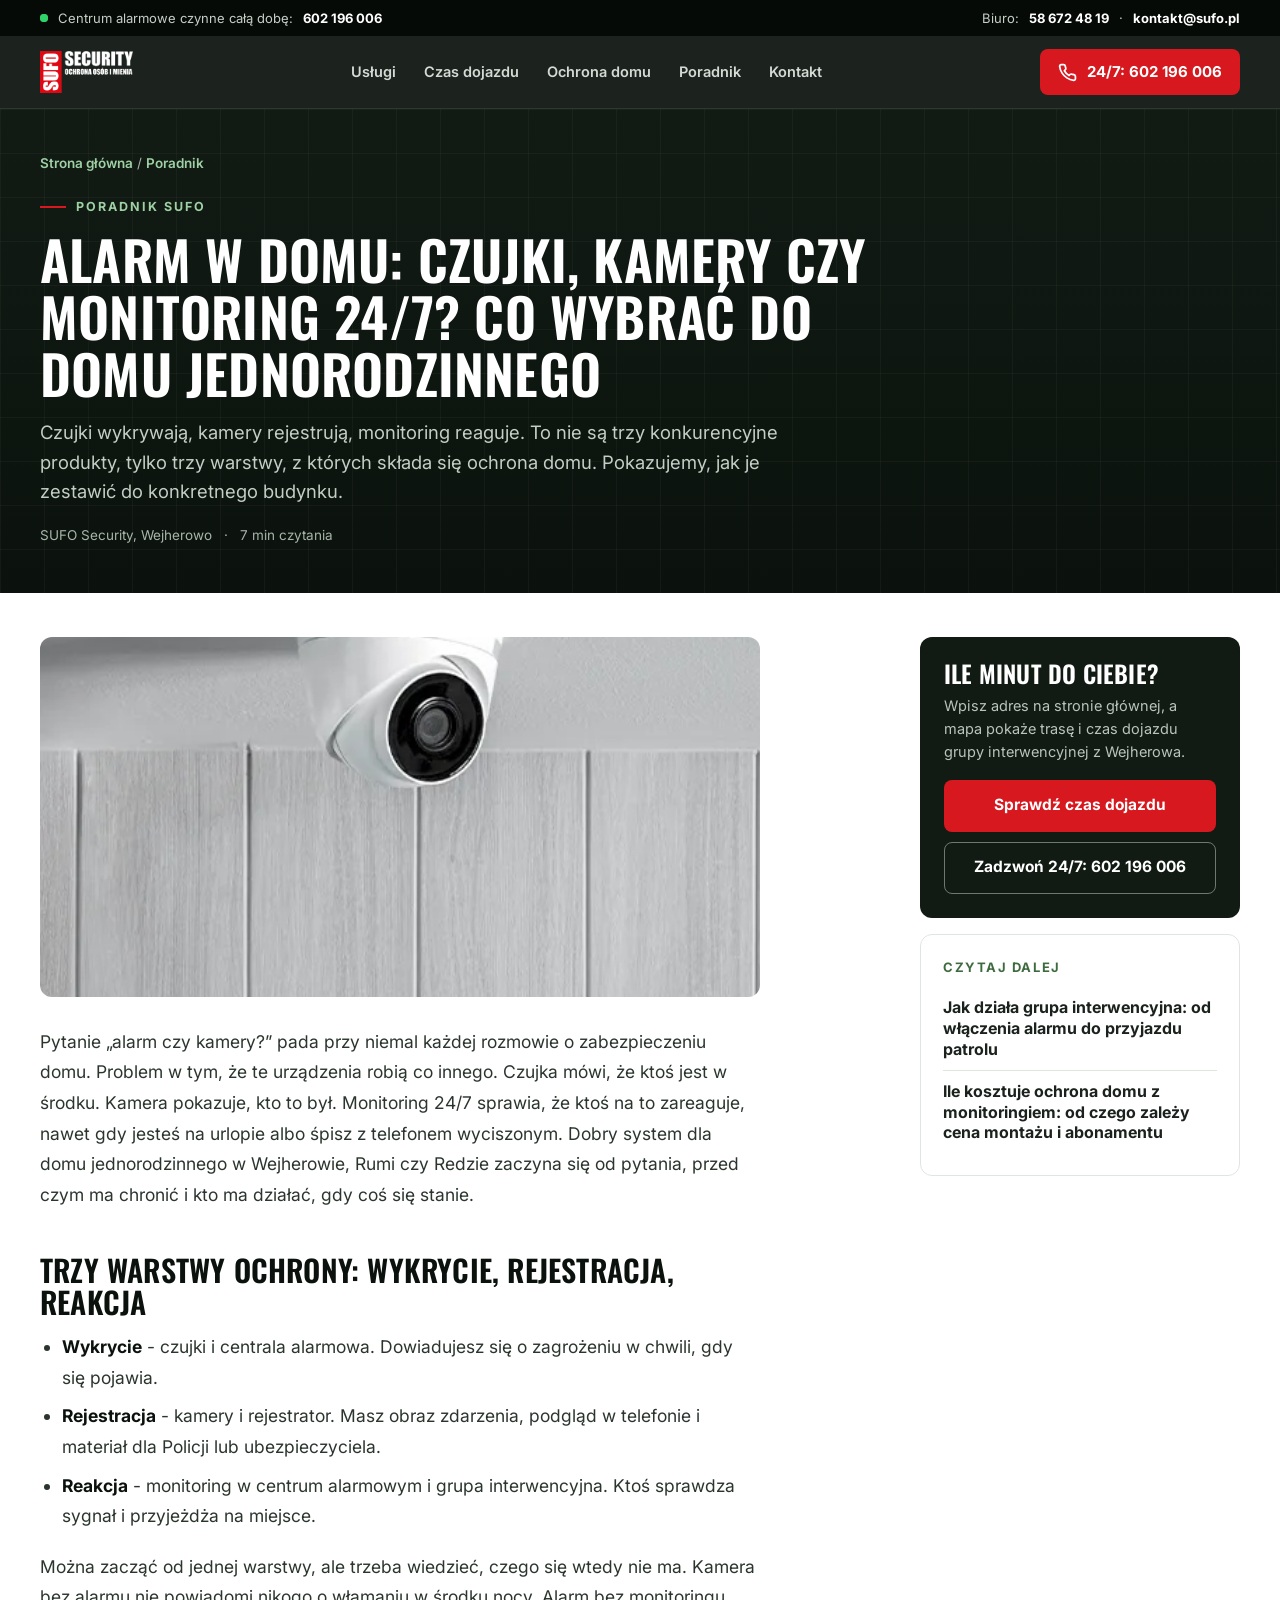
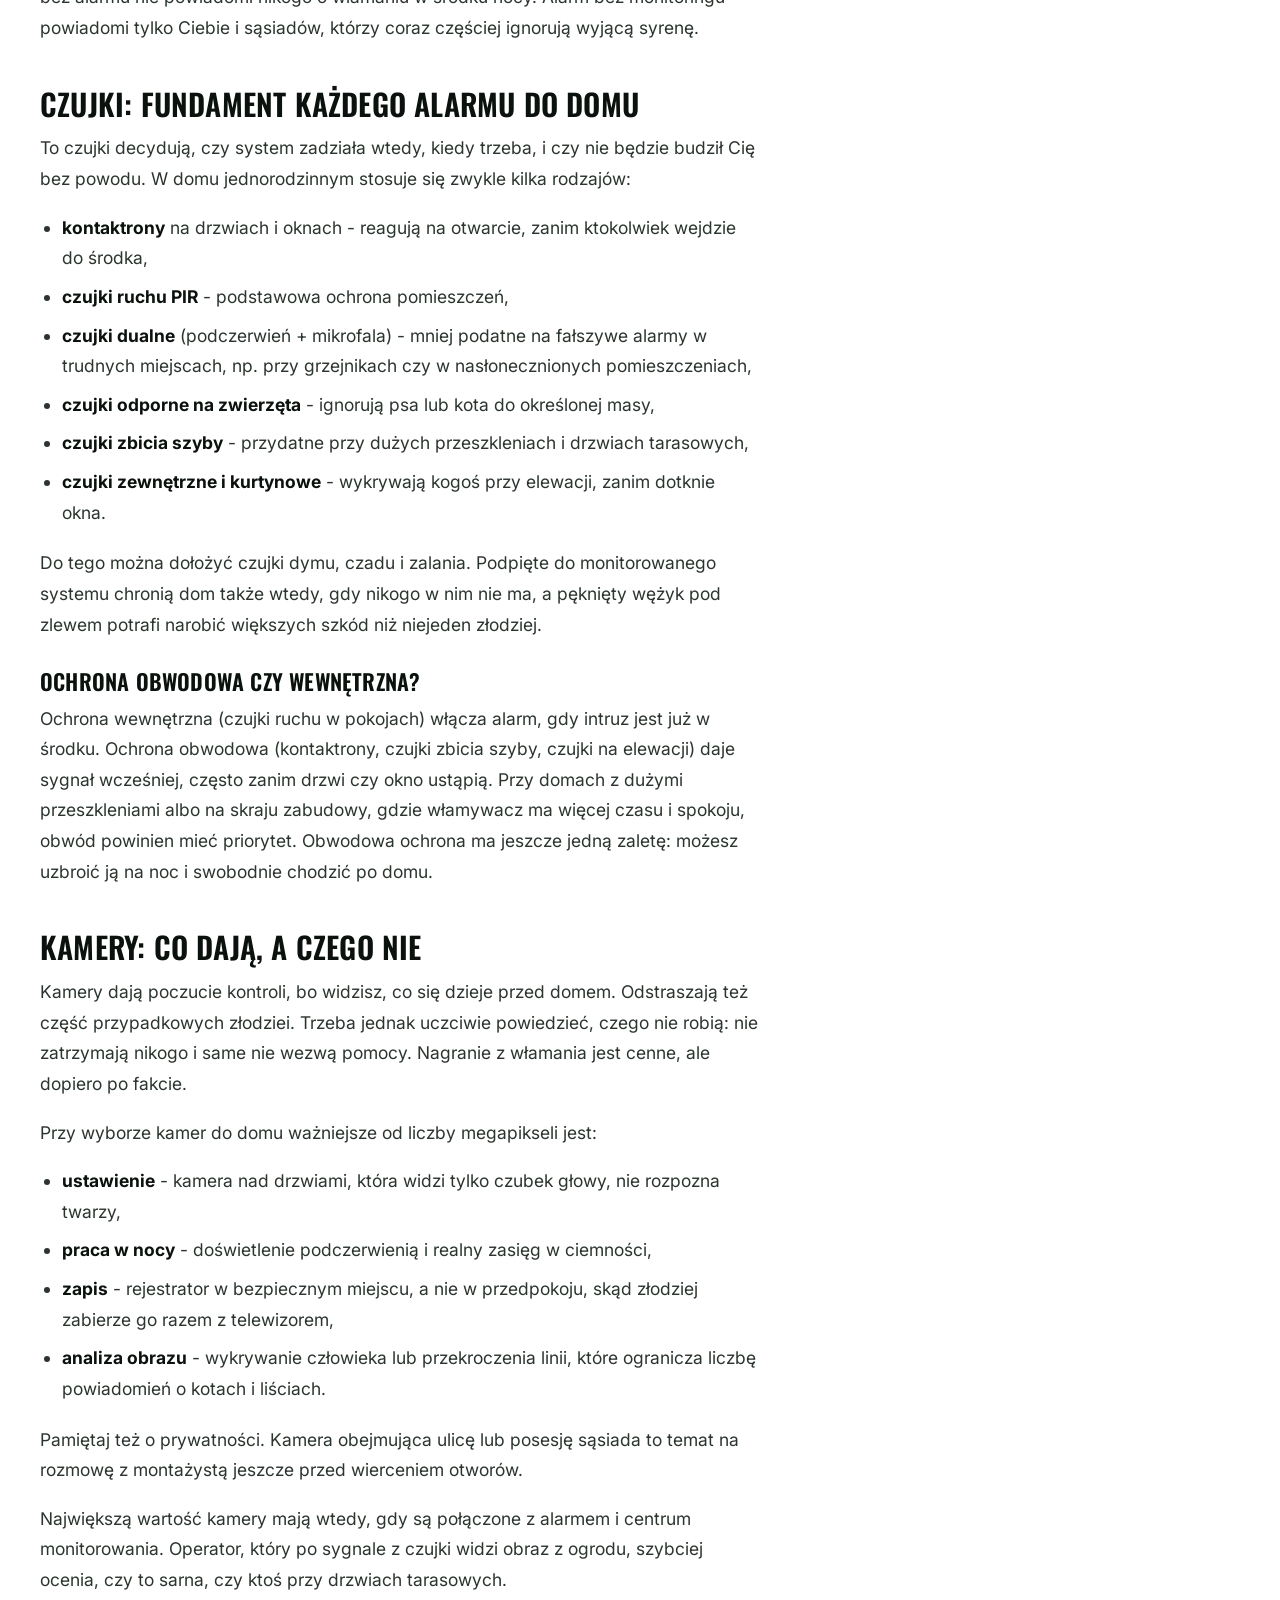
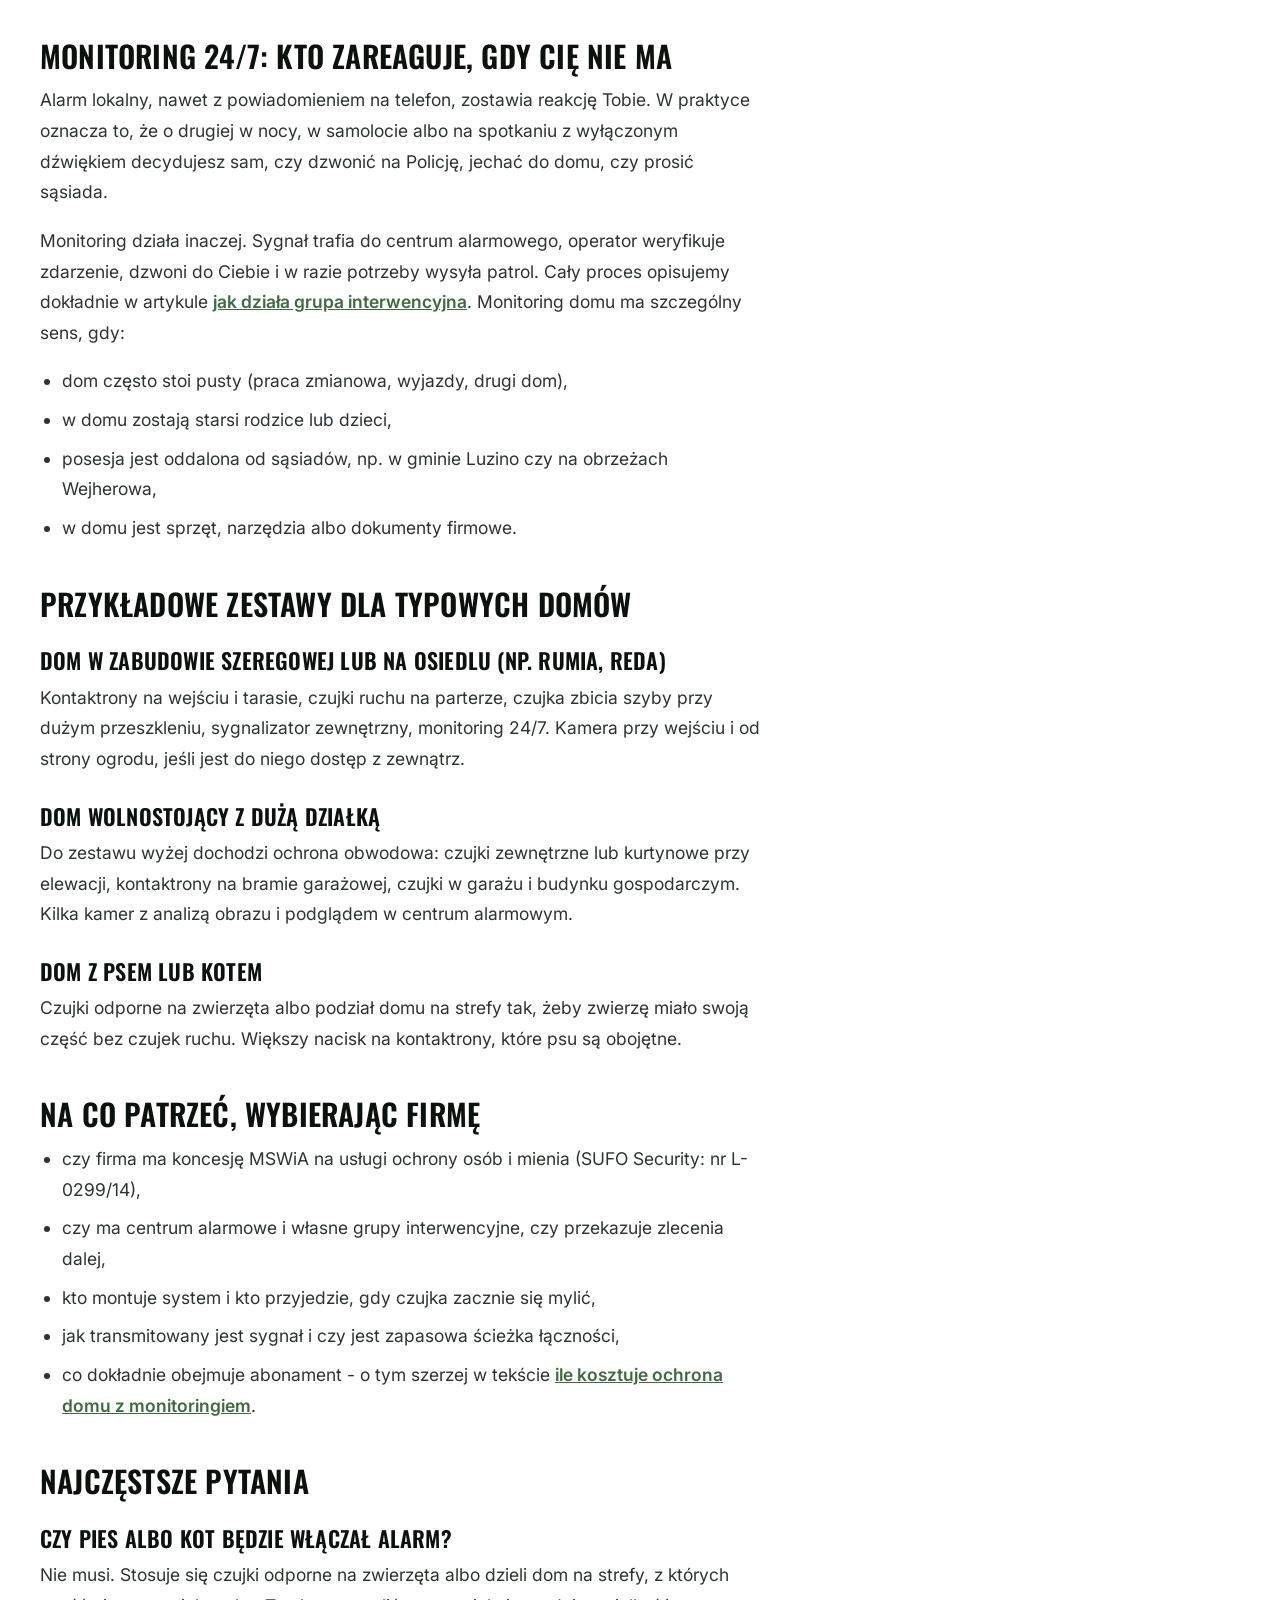
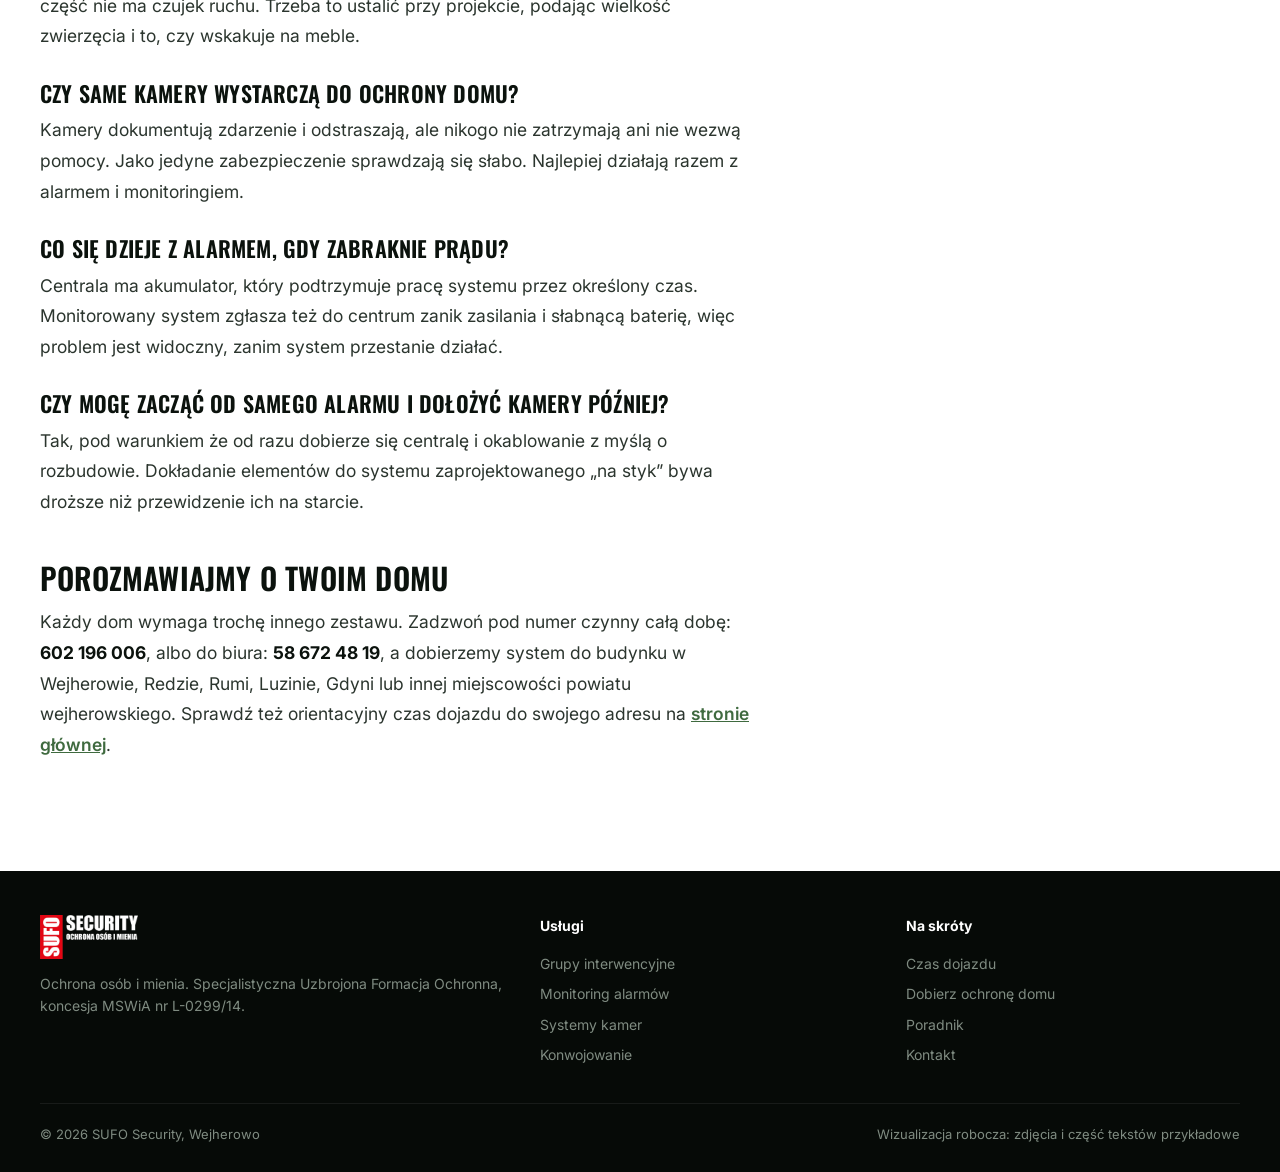
<file: blog/alarm-do-domu-co-wybrac.html>
<!doctype html>
<html lang="pl">
<head>
<meta charset="utf-8">
<meta name="viewport" content="width=device-width, initial-scale=1, viewport-fit=cover">
<meta name="robots" content="noindex, nofollow">
<title>Alarm do domu w Rumi i Redzie - co wybrać | SUFO</title>
<meta name="description" content="Czujki, kamery czy monitoring 24/7? Jak dobrać alarm do domu jednorodzinnego w Wejherowie, Rumi i Redzie, żeby naprawdę chronił, a nie tylko hałasował.">
<meta name="theme-color" content="#0b120d">
<link rel="preconnect" href="https://fonts.googleapis.com">
<link rel="preconnect" href="https://fonts.gstatic.com" crossorigin>
<link href="https://fonts.googleapis.com/css2?family=Oswald:wght@500;600;700&family=Inter:wght@400;500;600;700&display=swap" rel="stylesheet">
<link rel="stylesheet" href="../style.css?v=11">
<link rel="icon" href="../img/logo.webp">
<script type="application/ld+json">{"@context": "https://schema.org", "@type": "Article", "headline": "Alarm w domu: czujki, kamery czy monitoring 24/7? Co wybrać do domu jednorodzinnego", "description": "Czujki, kamery czy monitoring 24/7? Jak dobrać alarm do domu jednorodzinnego w Wejherowie, Rumi i Redzie, żeby naprawdę chronił, a nie tylko hałasował.", "author": {"@type": "Organization", "name": "SUFO Security"}, "publisher": {"@type": "Organization", "name": "SUFO Security"}}</script>
</head>
<body>

<div class="alarm"><div class="wrap">
  <span><span class="puls"></span>Centrum alarmowe czynne całą dobę: <a href="tel:+48602196006">602 196 006</a></span>
  <span>Biuro: <a href="tel:+48586724819">58 672 48 19</a> · <a href="mailto:kontakt@sufo.pl">kontakt@sufo.pl</a></span>
</div></div>
<header class="gora">
  <div class="wrap">
    <a class="logo" href="../" aria-label="SUFO Security - strona główna"><img src="../img/logo-jasne.webp" alt="SUFO Security - ochrona osób i mienia"></a>
    <nav class="menu" aria-label="Menu główne">
      <a href="../#uslugi">Usługi</a>
      <a href="../#dojazd">Czas dojazdu</a>
      <a href="../#konfigurator">Ochrona domu</a>
      <a href="../#blog">Poradnik</a>
      <a href="../#kontakt">Kontakt</a>
    </nav>
    <div class="gora-akcje">
      <a class="btn btn-czer" href="tel:+48602196006"><svg viewBox="0 0 24 24" fill="none" stroke="currentColor" stroke-width="2.2" stroke-linecap="round" stroke-linejoin="round"><path d="M22 16.9v3a2 2 0 0 1-2.2 2 19.8 19.8 0 0 1-8.6-3.1 19.5 19.5 0 0 1-6-6A19.8 19.8 0 0 1 2.1 4.2 2 2 0 0 1 4.1 2h3a2 2 0 0 1 2 1.7c.1.9.4 1.8.7 2.7a2 2 0 0 1-.5 2.1L8 9.8a16 16 0 0 0 6 6l1.3-1.3a2 2 0 0 1 2.1-.4c.9.3 1.8.6 2.7.7a2 2 0 0 1 1.7 2z"/></svg>24/7: 602 196 006</a>
      <a class="tel-ikona" href="tel:+48602196006" aria-label="Zadzwoń do centrum alarmowego"><svg viewBox="0 0 24 24" fill="none" stroke="currentColor" stroke-width="2.2" stroke-linecap="round" stroke-linejoin="round"><path d="M22 16.9v3a2 2 0 0 1-2.2 2 19.8 19.8 0 0 1-8.6-3.1 19.5 19.5 0 0 1-6-6A19.8 19.8 0 0 1 2.1 4.2 2 2 0 0 1 4.1 2h3a2 2 0 0 1 2 1.7c.1.9.4 1.8.7 2.7a2 2 0 0 1-.5 2.1L8 9.8a16 16 0 0 0 6 6l1.3-1.3a2 2 0 0 1 2.1-.4c.9.3 1.8.6 2.7.7a2 2 0 0 1 1.7 2z"/></svg></a>
      <button class="ham" type="button" aria-label="Menu" aria-expanded="false" aria-controls="panel"><span></span></button>
    </div>
  </div>
</header>
<div class="panel" id="panel">
  <a class="poz" href="../#uslugi">Usługi</a>
  <a class="poz" href="../#dojazd">Sprawdź czas dojazdu</a>
  <a class="poz" href="../#konfigurator">Dobierz ochronę domu</a>
  <a class="poz" href="../#blog">Poradnik</a>
  <a class="poz" href="../#kontakt">Kontakt</a>
  <a class="btn btn-czer" href="tel:+48602196006">Centrum alarmowe 24/7: 602 196 006</a>
</div>

<main>
  <div class="art-tlo"><div class="wrap">
    <nav class="okruszki" aria-label="Okruszki"><a href="../">Strona główna</a> / <a href="../#blog">Poradnik</a></nav>
    <span class="etykieta">Poradnik SUFO</span>
    <h1>Alarm w domu: czujki, kamery czy monitoring 24/7? Co wybrać do domu jednorodzinnego</h1>
    <p class="lead2">Czujki wykrywają, kamery rejestrują, monitoring reaguje. To nie są trzy konkurencyjne produkty, tylko trzy warstwy, z których składa się ochrona domu. Pokazujemy, jak je zestawić do konkretnego budynku.</p>
    <div class="meta"><span>SUFO Security, Wejherowo</span><span>·</span><span>7 min czytania</span></div>
  </div></div>
  <div class="wrap art-uklad">
    <article class="art">
      <div class="okladka"><img src="../img/kamera-sufit.webp" alt="" width="555" height="376"></div>
      <div class="tresc"><p>Pytanie „alarm czy kamery?” pada przy niemal każdej rozmowie o zabezpieczeniu domu. Problem w tym, że te urządzenia robią co innego. Czujka mówi, że ktoś jest w środku. Kamera pokazuje, kto to był. Monitoring 24/7 sprawia, że ktoś na to zareaguje, nawet gdy jesteś na urlopie albo śpisz z telefonem wyciszonym. Dobry system dla domu jednorodzinnego w Wejherowie, Rumi czy Redzie zaczyna się od pytania, przed czym ma chronić i kto ma działać, gdy coś się stanie.</p>

<h2>Trzy warstwy ochrony: wykrycie, rejestracja, reakcja</h2>
<ul>
<li><strong>Wykrycie</strong> - czujki i centrala alarmowa. Dowiadujesz się o zagrożeniu w chwili, gdy się pojawia.</li>
<li><strong>Rejestracja</strong> - kamery i rejestrator. Masz obraz zdarzenia, podgląd w telefonie i materiał dla Policji lub ubezpieczyciela.</li>
<li><strong>Reakcja</strong> - monitoring w centrum alarmowym i grupa interwencyjna. Ktoś sprawdza sygnał i przyjeżdża na miejsce.</li>
</ul>
<p>Można zacząć od jednej warstwy, ale trzeba wiedzieć, czego się wtedy nie ma. Kamera bez alarmu nie powiadomi nikogo o włamaniu w środku nocy. Alarm bez monitoringu powiadomi tylko Ciebie i sąsiadów, którzy coraz częściej ignorują wyjącą syrenę.</p>

<h2>Czujki: fundament każdego alarmu do domu</h2>
<p>To czujki decydują, czy system zadziała wtedy, kiedy trzeba, i czy nie będzie budził Cię bez powodu. W domu jednorodzinnym stosuje się zwykle kilka rodzajów:</p>
<ul>
<li><strong>kontaktrony</strong> na drzwiach i oknach - reagują na otwarcie, zanim ktokolwiek wejdzie do środka,</li>
<li><strong>czujki ruchu PIR</strong> - podstawowa ochrona pomieszczeń,</li>
<li><strong>czujki dualne</strong> (podczerwień + mikrofala) - mniej podatne na fałszywe alarmy w trudnych miejscach, np. przy grzejnikach czy w nasłonecznionych pomieszczeniach,</li>
<li><strong>czujki odporne na zwierzęta</strong> - ignorują psa lub kota do określonej masy,</li>
<li><strong>czujki zbicia szyby</strong> - przydatne przy dużych przeszkleniach i drzwiach tarasowych,</li>
<li><strong>czujki zewnętrzne i kurtynowe</strong> - wykrywają kogoś przy elewacji, zanim dotknie okna.</li>
</ul>
<p>Do tego można dołożyć czujki dymu, czadu i zalania. Podpięte do monitorowanego systemu chronią dom także wtedy, gdy nikogo w nim nie ma, a pęknięty wężyk pod zlewem potrafi narobić większych szkód niż niejeden złodziej.</p>

<h3>Ochrona obwodowa czy wewnętrzna?</h3>
<p>Ochrona wewnętrzna (czujki ruchu w pokojach) włącza alarm, gdy intruz jest już w środku. Ochrona obwodowa (kontaktrony, czujki zbicia szyby, czujki na elewacji) daje sygnał wcześniej, często zanim drzwi czy okno ustąpią. Przy domach z dużymi przeszkleniami albo na skraju zabudowy, gdzie włamywacz ma więcej czasu i spokoju, obwód powinien mieć priorytet. Obwodowa ochrona ma jeszcze jedną zaletę: możesz uzbroić ją na noc i swobodnie chodzić po domu.</p>

<h2>Kamery: co dają, a czego nie</h2>
<p>Kamery dają poczucie kontroli, bo widzisz, co się dzieje przed domem. Odstraszają też część przypadkowych złodziei. Trzeba jednak uczciwie powiedzieć, czego nie robią: nie zatrzymają nikogo i same nie wezwą pomocy. Nagranie z włamania jest cenne, ale dopiero po fakcie.</p>
<p>Przy wyborze kamer do domu ważniejsze od liczby megapikseli jest:</p>
<ul>
<li><strong>ustawienie</strong> - kamera nad drzwiami, która widzi tylko czubek głowy, nie rozpozna twarzy,</li>
<li><strong>praca w nocy</strong> - doświetlenie podczerwienią i realny zasięg w ciemności,</li>
<li><strong>zapis</strong> - rejestrator w bezpiecznym miejscu, a nie w przedpokoju, skąd złodziej zabierze go razem z telewizorem,</li>
<li><strong>analiza obrazu</strong> - wykrywanie człowieka lub przekroczenia linii, które ogranicza liczbę powiadomień o kotach i liściach.</li>
</ul>
<p>Pamiętaj też o prywatności. Kamera obejmująca ulicę lub posesję sąsiada to temat na rozmowę z montażystą jeszcze przed wierceniem otworów.</p>
<p>Największą wartość kamery mają wtedy, gdy są połączone z alarmem i centrum monitorowania. Operator, który po sygnale z czujki widzi obraz z ogrodu, szybciej ocenia, czy to sarna, czy ktoś przy drzwiach tarasowych.</p>

<h2>Monitoring 24/7: kto zareaguje, gdy Cię nie ma</h2>
<p>Alarm lokalny, nawet z powiadomieniem na telefon, zostawia reakcję Tobie. W praktyce oznacza to, że o drugiej w nocy, w samolocie albo na spotkaniu z wyłączonym dźwiękiem decydujesz sam, czy dzwonić na Policję, jechać do domu, czy prosić sąsiada.</p>
<p>Monitoring działa inaczej. Sygnał trafia do centrum alarmowego, operator weryfikuje zdarzenie, dzwoni do Ciebie i w razie potrzeby wysyła patrol. Cały proces opisujemy dokładnie w artykule <a href="grupa-interwencyjna-jak-dziala.html">jak działa grupa interwencyjna</a>. Monitoring domu ma szczególny sens, gdy:</p>
<ul>
<li>dom często stoi pusty (praca zmianowa, wyjazdy, drugi dom),</li>
<li>w domu zostają starsi rodzice lub dzieci,</li>
<li>posesja jest oddalona od sąsiadów, np. w gminie Luzino czy na obrzeżach Wejherowa,</li>
<li>w domu jest sprzęt, narzędzia albo dokumenty firmowe.</li>
</ul>

<h2>Przykładowe zestawy dla typowych domów</h2>
<h3>Dom w zabudowie szeregowej lub na osiedlu (np. Rumia, Reda)</h3>
<p>Kontaktrony na wejściu i tarasie, czujki ruchu na parterze, czujka zbicia szyby przy dużym przeszkleniu, sygnalizator zewnętrzny, monitoring 24/7. Kamera przy wejściu i od strony ogrodu, jeśli jest do niego dostęp z zewnątrz.</p>
<h3>Dom wolnostojący z dużą działką</h3>
<p>Do zestawu wyżej dochodzi ochrona obwodowa: czujki zewnętrzne lub kurtynowe przy elewacji, kontaktrony na bramie garażowej, czujki w garażu i budynku gospodarczym. Kilka kamer z analizą obrazu i podglądem w centrum alarmowym.</p>
<h3>Dom z psem lub kotem</h3>
<p>Czujki odporne na zwierzęta albo podział domu na strefy tak, żeby zwierzę miało swoją część bez czujek ruchu. Większy nacisk na kontaktrony, które psu są obojętne.</p>

<h2>Na co patrzeć, wybierając firmę</h2>
<ul>
<li>czy firma ma koncesję MSWiA na usługi ochrony osób i mienia (SUFO Security: nr L-0299/14),</li>
<li>czy ma centrum alarmowe i własne grupy interwencyjne, czy przekazuje zlecenia dalej,</li>
<li>kto montuje system i kto przyjedzie, gdy czujka zacznie się mylić,</li>
<li>jak transmitowany jest sygnał i czy jest zapasowa ścieżka łączności,</li>
<li>co dokładnie obejmuje abonament - o tym szerzej w tekście <a href="ile-kosztuje-monitoring-domu.html">ile kosztuje ochrona domu z monitoringiem</a>.</li>
</ul>

<h2>Najczęstsze pytania</h2>
<h3>Czy pies albo kot będzie włączał alarm?</h3>
<p>Nie musi. Stosuje się czujki odporne na zwierzęta albo dzieli dom na strefy, z których część nie ma czujek ruchu. Trzeba to ustalić przy projekcie, podając wielkość zwierzęcia i to, czy wskakuje na meble.</p>
<h3>Czy same kamery wystarczą do ochrony domu?</h3>
<p>Kamery dokumentują zdarzenie i odstraszają, ale nikogo nie zatrzymają ani nie wezwą pomocy. Jako jedyne zabezpieczenie sprawdzają się słabo. Najlepiej działają razem z alarmem i monitoringiem.</p>
<h3>Co się dzieje z alarmem, gdy zabraknie prądu?</h3>
<p>Centrala ma akumulator, który podtrzymuje pracę systemu przez określony czas. Monitorowany system zgłasza też do centrum zanik zasilania i słabnącą baterię, więc problem jest widoczny, zanim system przestanie działać.</p>
<h3>Czy mogę zacząć od samego alarmu i dołożyć kamery później?</h3>
<p>Tak, pod warunkiem że od razu dobierze się centralę i okablowanie z myślą o rozbudowie. Dokładanie elementów do systemu zaprojektowanego „na styk” bywa droższe niż przewidzenie ich na starcie.</p>

<h2>Porozmawiajmy o Twoim domu</h2>
<p>Każdy dom wymaga trochę innego zestawu. Zadzwoń pod numer czynny całą dobę: <strong>602 196 006</strong>, albo do biura: <strong>58 672 48 19</strong>, a dobierzemy system do budynku w Wejherowie, Redzie, Rumi, Luzinie, Gdyni lub innej miejscowości powiatu wejherowskiego. Sprawdź też orientacyjny czas dojazdu do swojego adresu na <a href="../#dojazd">stronie głównej</a>.</p></div>
    </article>
    <aside class="boczny">
      <div class="cta-karta">
        <h3>Ile minut do Ciebie?</h3>
        <p>Wpisz adres na stronie głównej, a mapa pokaże trasę i czas dojazdu grupy interwencyjnej z Wejherowa.</p>
        <a class="btn btn-czer" href="../#dojazd">Sprawdź czas dojazdu</a>
        <a class="btn btn-jasny" href="tel:+48602196006">Zadzwoń 24/7: 602 196 006</a>
      </div>
      <div class="inne"><h4>Czytaj dalej</h4><a href="grupa-interwencyjna-jak-dziala.html">Jak działa grupa interwencyjna: od włączenia alarmu do przyjazdu patrolu</a><a href="ile-kosztuje-monitoring-domu.html">Ile kosztuje ochrona domu z monitoringiem: od czego zależy cena montażu i abonamentu</a></div>
    </aside>
  </div>
</main>

<footer class="stopka">
  <div class="wrap">
    <div><img src="../img/logo-jasne.webp" alt="SUFO Security" style="height:44px;width:auto;margin-bottom:14px">Ochrona osób i mienia. Specjalistyczna Uzbrojona Formacja Ochronna, koncesja MSWiA nr L-0299/14.</div>
    <div><h4>Usługi</h4><a href="../#uslugi">Grupy interwencyjne</a><a href="../#uslugi">Monitoring alarmów</a><a href="../#uslugi">Systemy kamer</a><a href="../#uslugi">Konwojowanie</a></div>
    <div><h4>Na skróty</h4><a href="../#dojazd">Czas dojazdu</a><a href="../#konfigurator">Dobierz ochronę domu</a><a href="../#blog">Poradnik</a><a href="../#kontakt">Kontakt</a></div>
    <div class="dol"><span>© 2026 SUFO Security, Wejherowo</span><span>Wizualizacja robocza: zdjęcia i część tekstów przykładowe</span></div>
  </div>
</footer>
<div class="mob">
  <a class="btn btn-czer" href="tel:+48602196006"><svg viewBox="0 0 24 24" fill="none" stroke="currentColor" stroke-width="2.2" stroke-linecap="round" stroke-linejoin="round"><path d="M22 16.9v3a2 2 0 0 1-2.2 2 19.8 19.8 0 0 1-8.6-3.1 19.5 19.5 0 0 1-6-6A19.8 19.8 0 0 1 2.1 4.2 2 2 0 0 1 4.1 2h3a2 2 0 0 1 2 1.7c.1.9.4 1.8.7 2.7a2 2 0 0 1-.5 2.1L8 9.8a16 16 0 0 0 6 6l1.3-1.3a2 2 0 0 1 2.1-.4c.9.3 1.8.6 2.7.7a2 2 0 0 1 1.7 2z"/></svg>Zadzwoń 24/7</a>
  <a class="btn btn-ciem" href="../#dojazd">Czas dojazdu</a>
</div>

<script src="../app.js?v=6"></script>
</body>
</html>
</file>
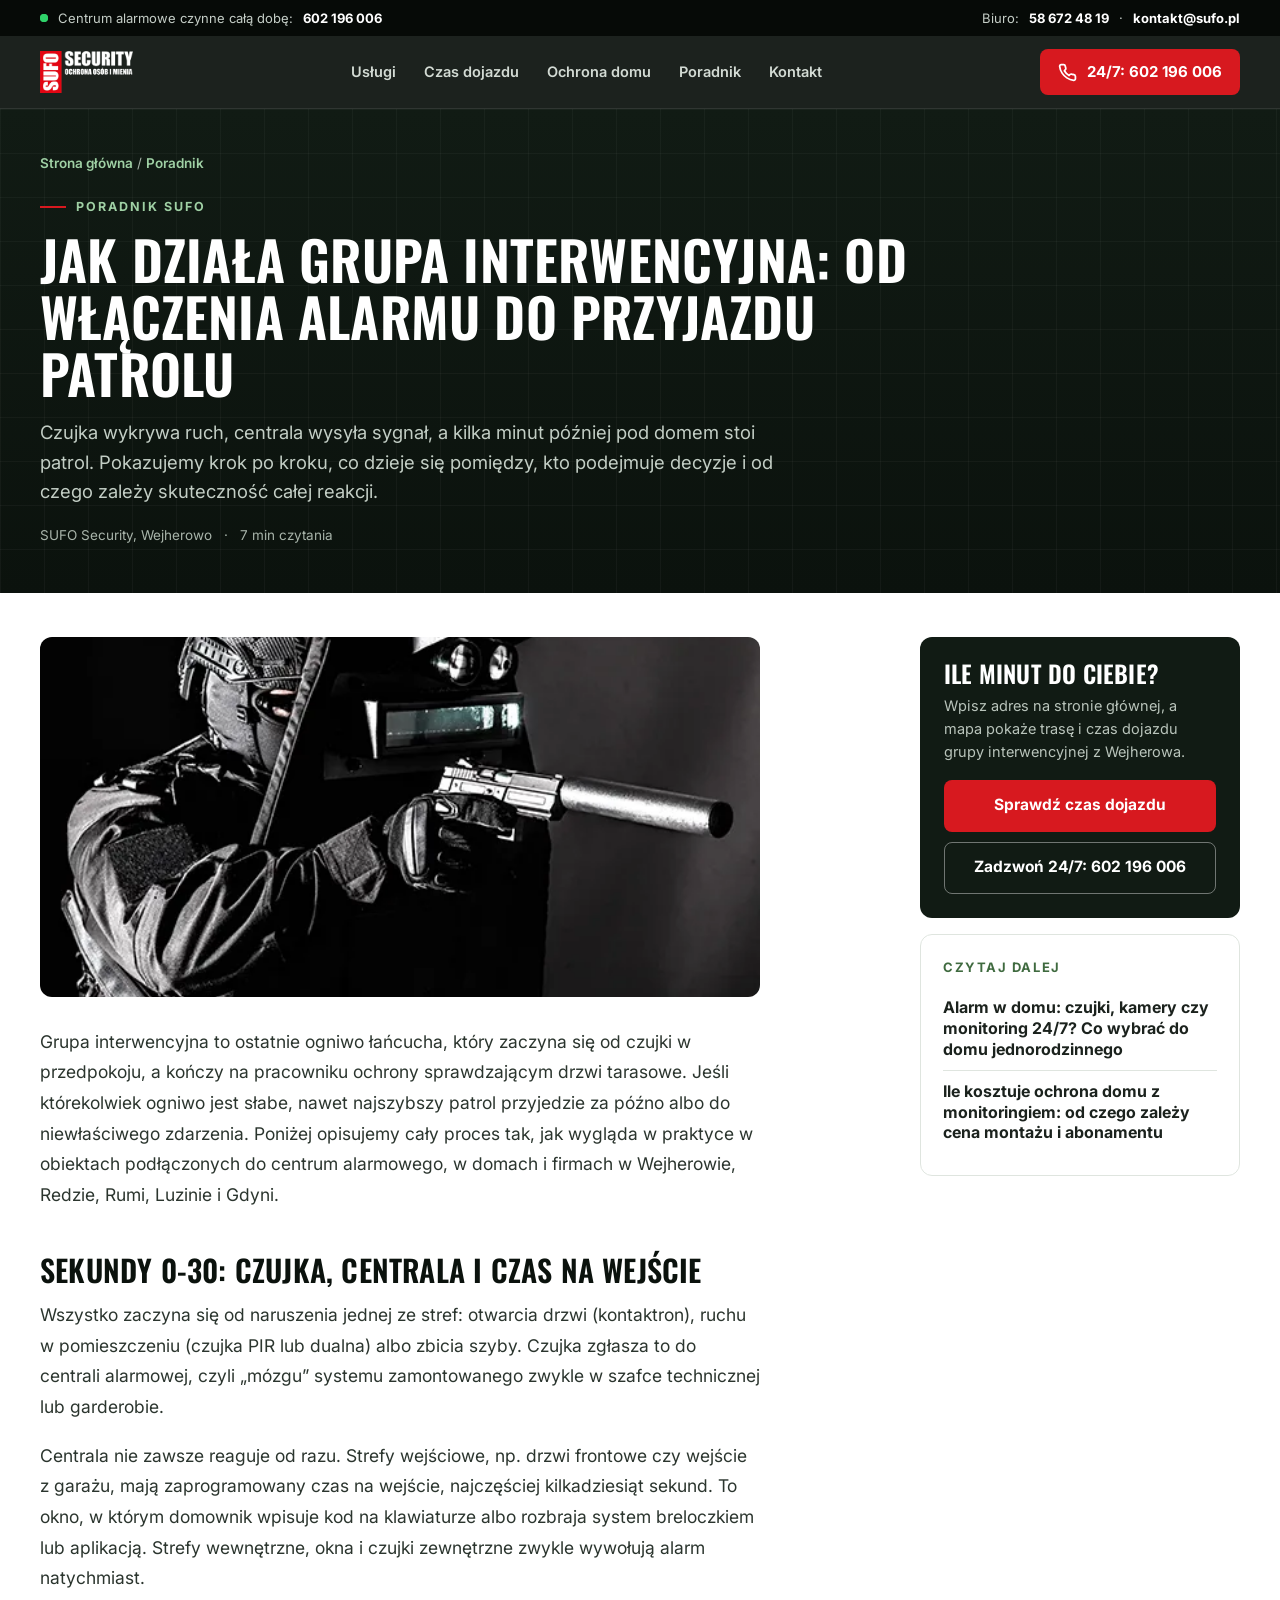
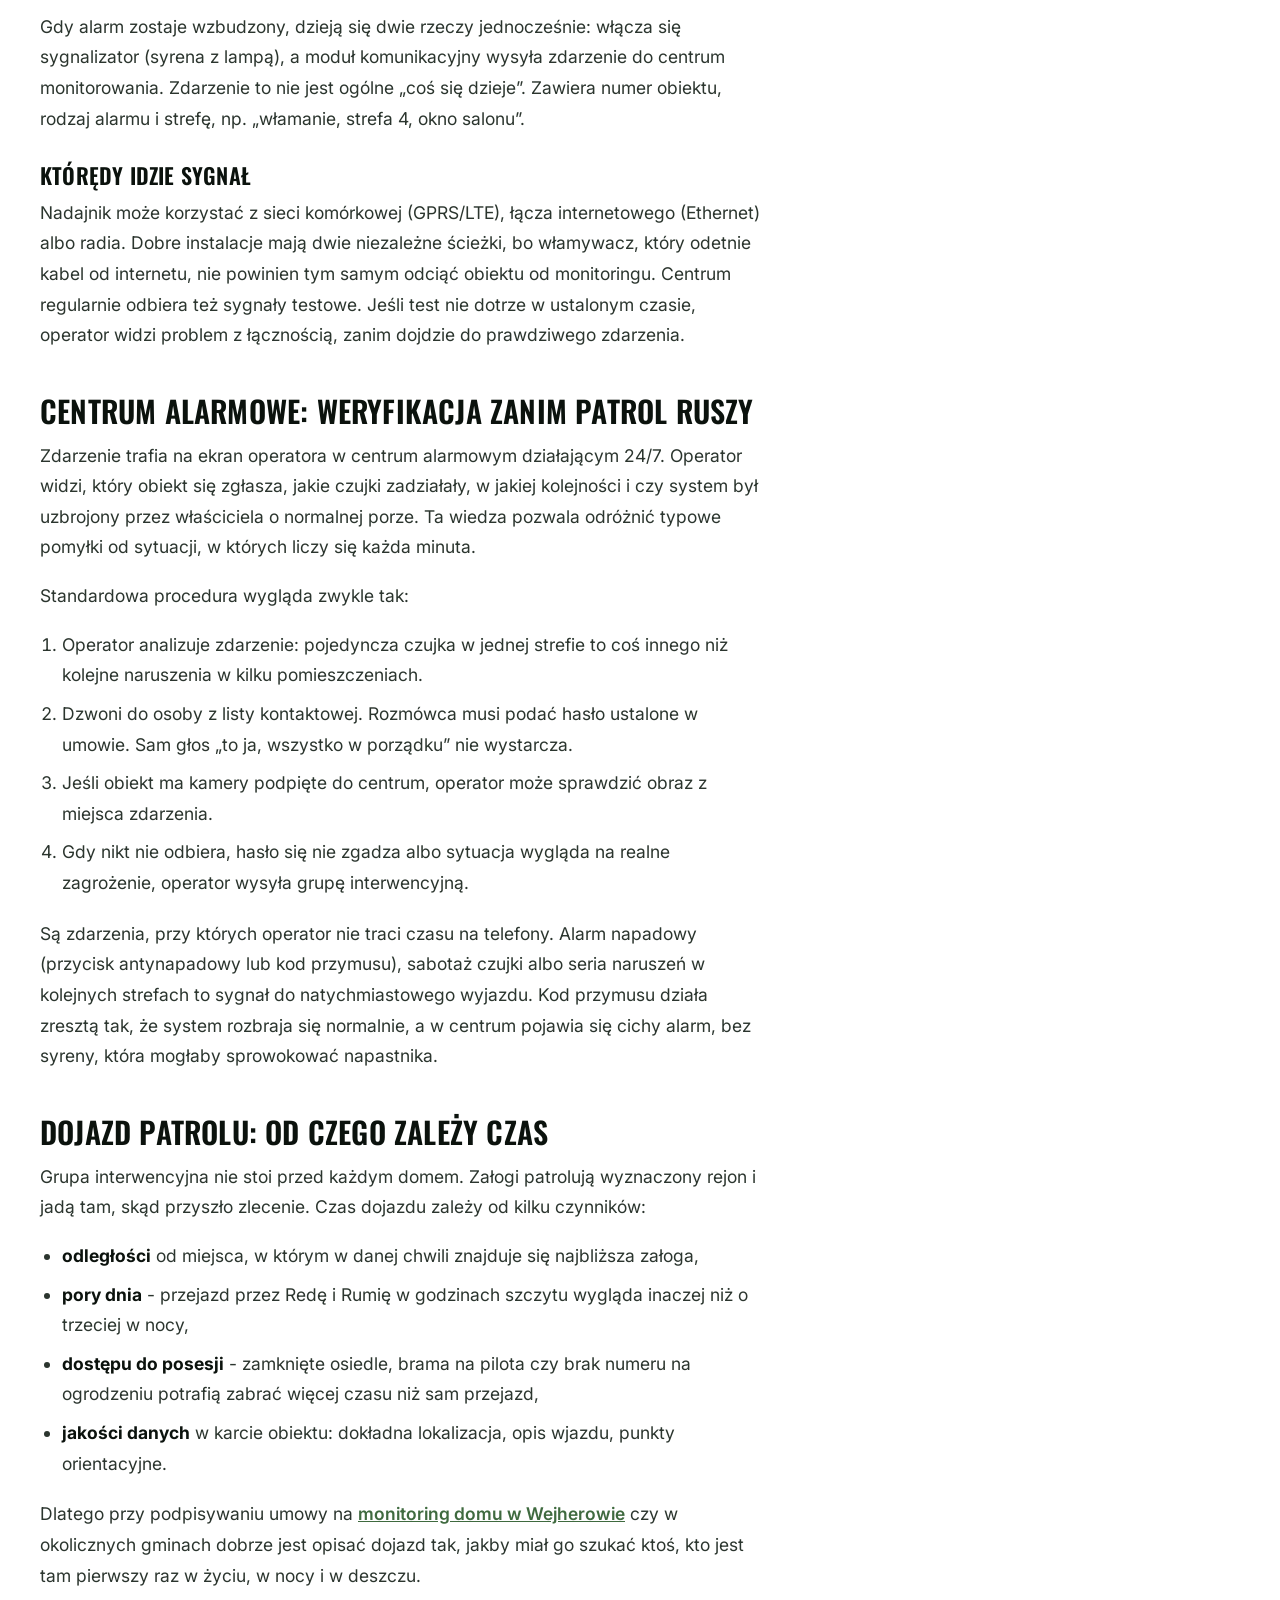
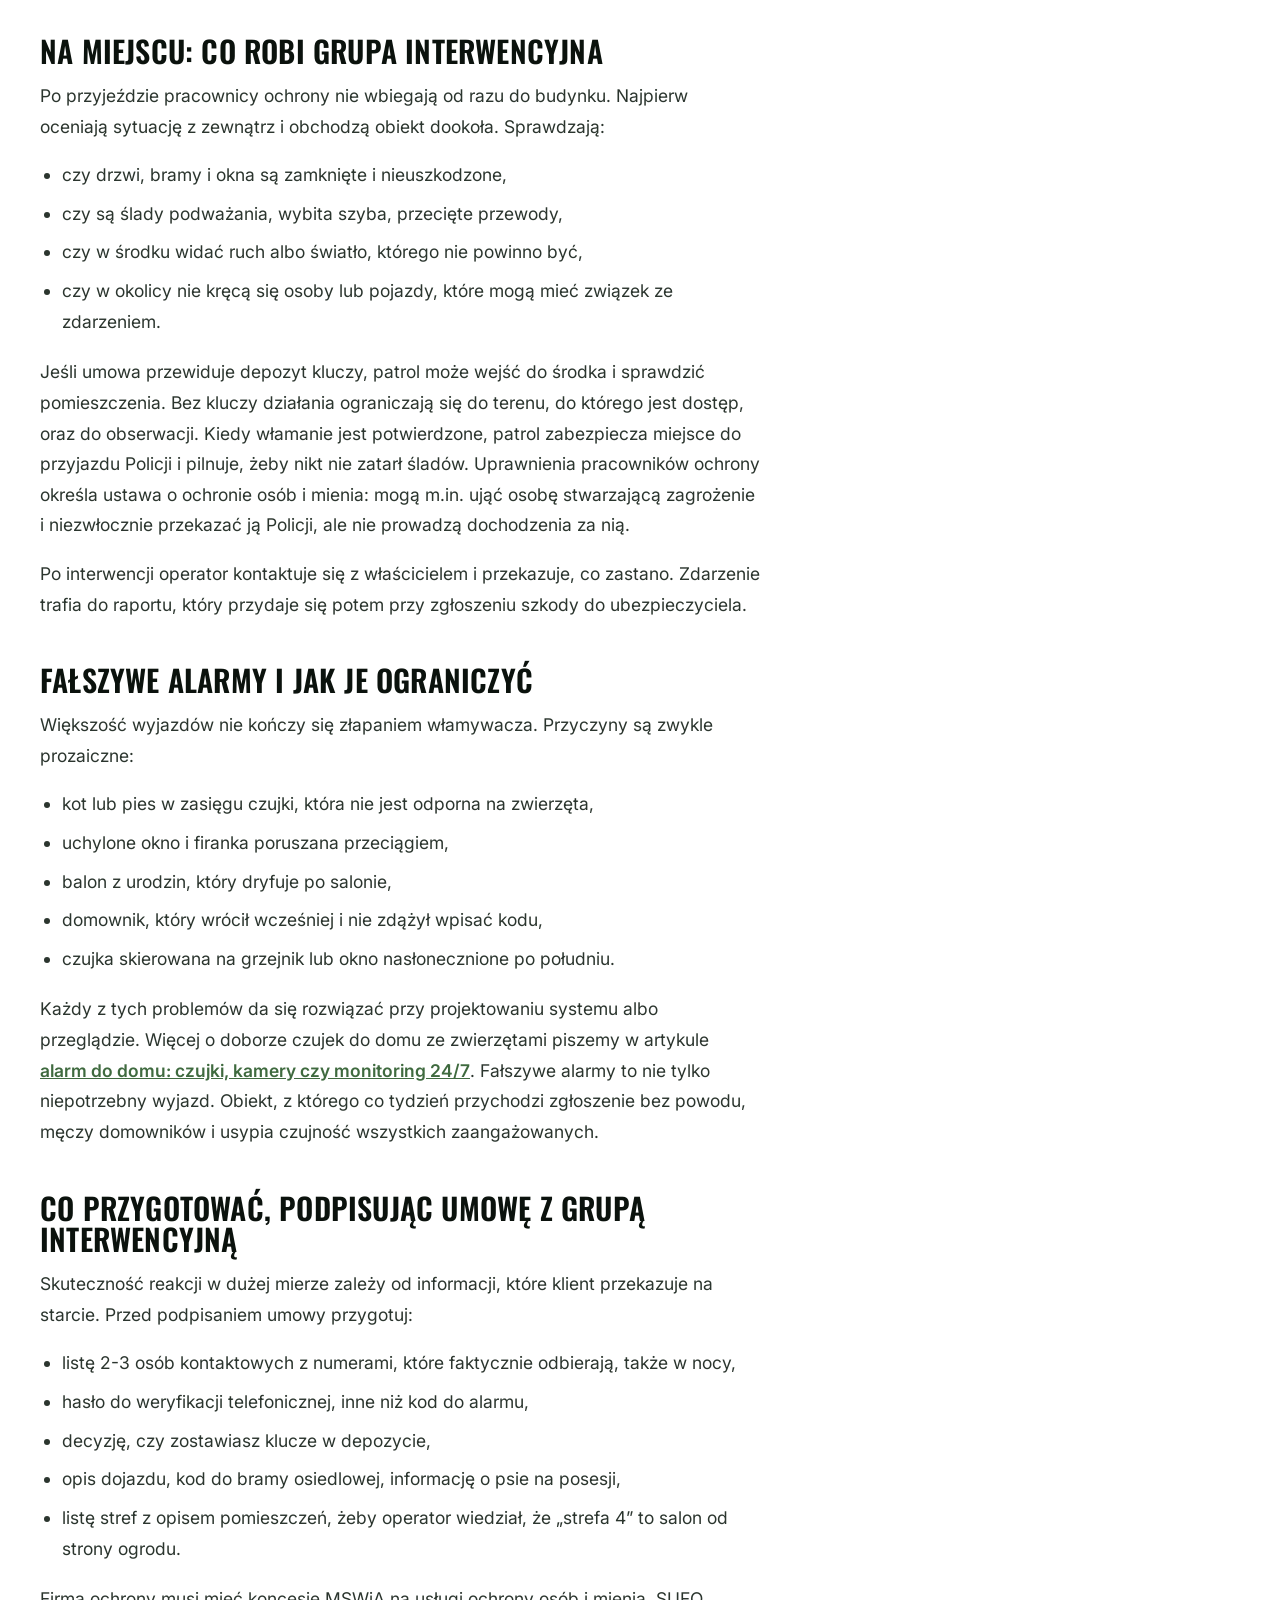
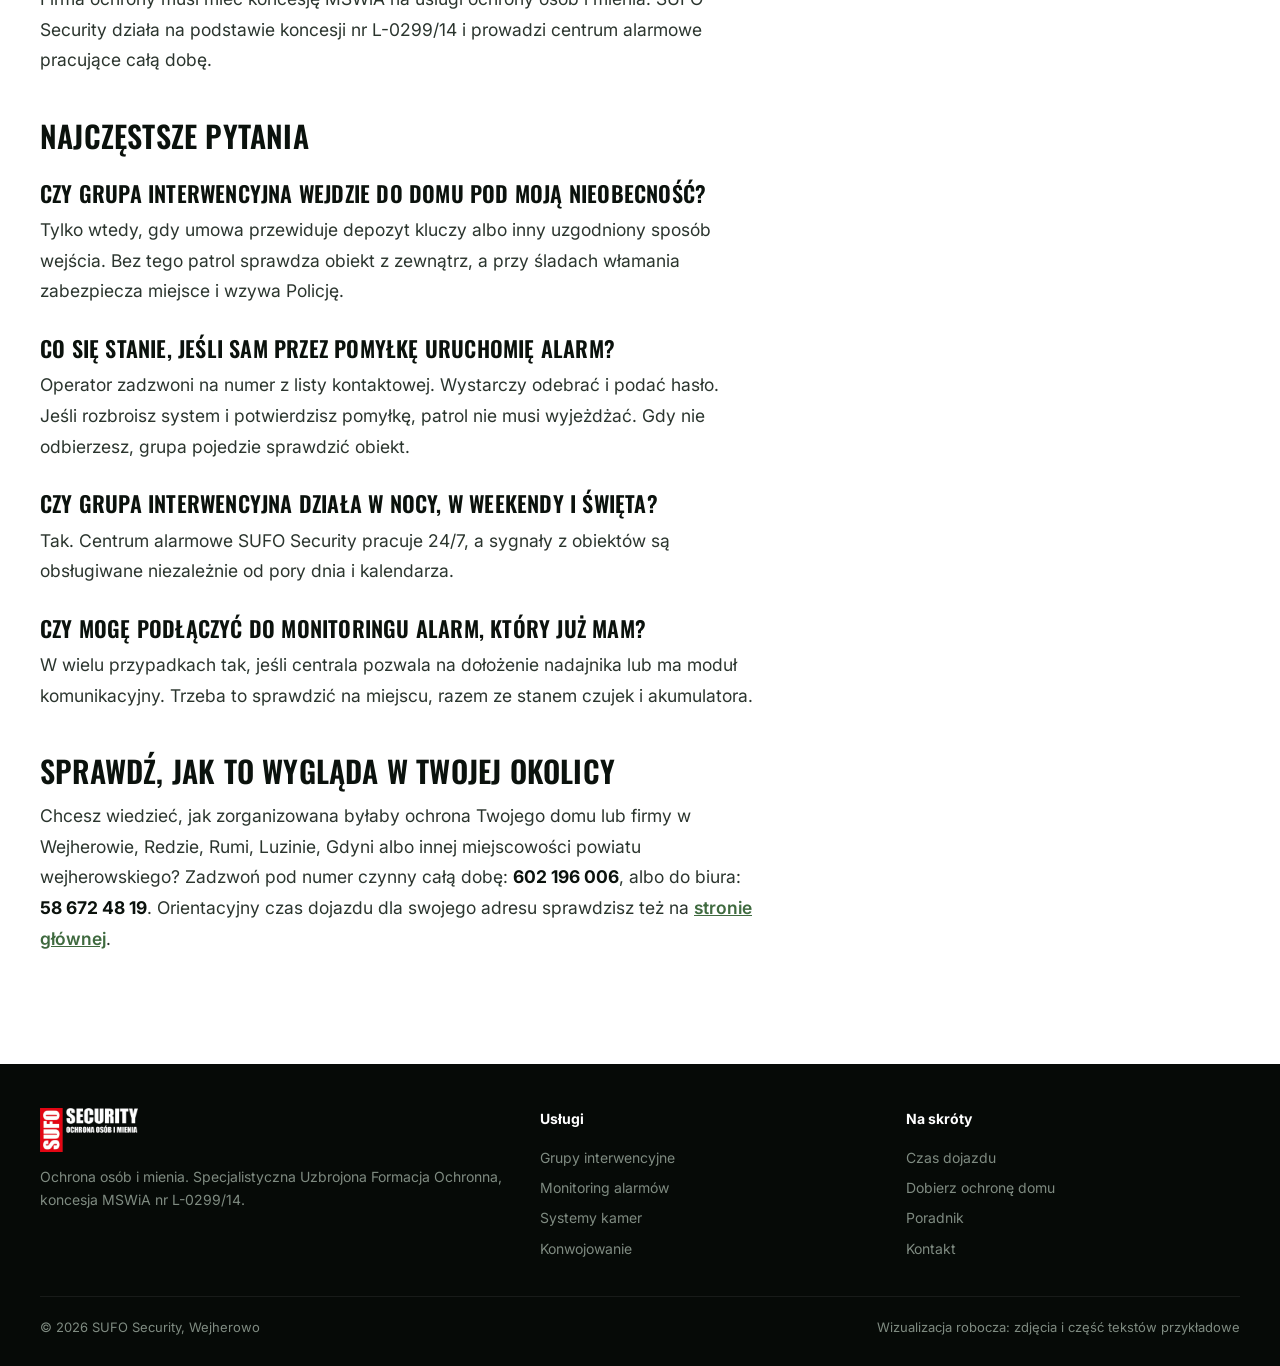
<file: blog/grupa-interwencyjna-jak-dziala.html>
<!doctype html>
<html lang="pl">
<head>
<meta charset="utf-8">
<meta name="viewport" content="width=device-width, initial-scale=1, viewport-fit=cover">
<meta name="robots" content="noindex, nofollow">
<title>Grupa interwencyjna Wejherowo - jak to działa | SUFO</title>
<meta name="description" content="Co się dzieje po włączeniu alarmu: sygnał do centrum, weryfikacja, wyjazd patrolu i działania na miejscu. Grupa interwencyjna w Wejherowie, Redzie i Rumi.">
<meta name="theme-color" content="#0b120d">
<link rel="preconnect" href="https://fonts.googleapis.com">
<link rel="preconnect" href="https://fonts.gstatic.com" crossorigin>
<link href="https://fonts.googleapis.com/css2?family=Oswald:wght@500;600;700&family=Inter:wght@400;500;600;700&display=swap" rel="stylesheet">
<link rel="stylesheet" href="../style.css?v=11">
<link rel="icon" href="../img/logo.webp">
<script type="application/ld+json">{"@context": "https://schema.org", "@type": "Article", "headline": "Jak działa grupa interwencyjna: od włączenia alarmu do przyjazdu patrolu", "description": "Co się dzieje po włączeniu alarmu: sygnał do centrum, weryfikacja, wyjazd patrolu i działania na miejscu. Grupa interwencyjna w Wejherowie, Redzie i Rumi.", "author": {"@type": "Organization", "name": "SUFO Security"}, "publisher": {"@type": "Organization", "name": "SUFO Security"}}</script>
</head>
<body>

<div class="alarm"><div class="wrap">
  <span><span class="puls"></span>Centrum alarmowe czynne całą dobę: <a href="tel:+48602196006">602 196 006</a></span>
  <span>Biuro: <a href="tel:+48586724819">58 672 48 19</a> · <a href="mailto:kontakt@sufo.pl">kontakt@sufo.pl</a></span>
</div></div>
<header class="gora">
  <div class="wrap">
    <a class="logo" href="../" aria-label="SUFO Security - strona główna"><img src="../img/logo-jasne.webp" alt="SUFO Security - ochrona osób i mienia"></a>
    <nav class="menu" aria-label="Menu główne">
      <a href="../#uslugi">Usługi</a>
      <a href="../#dojazd">Czas dojazdu</a>
      <a href="../#konfigurator">Ochrona domu</a>
      <a href="../#blog">Poradnik</a>
      <a href="../#kontakt">Kontakt</a>
    </nav>
    <div class="gora-akcje">
      <a class="btn btn-czer" href="tel:+48602196006"><svg viewBox="0 0 24 24" fill="none" stroke="currentColor" stroke-width="2.2" stroke-linecap="round" stroke-linejoin="round"><path d="M22 16.9v3a2 2 0 0 1-2.2 2 19.8 19.8 0 0 1-8.6-3.1 19.5 19.5 0 0 1-6-6A19.8 19.8 0 0 1 2.1 4.2 2 2 0 0 1 4.1 2h3a2 2 0 0 1 2 1.7c.1.9.4 1.8.7 2.7a2 2 0 0 1-.5 2.1L8 9.8a16 16 0 0 0 6 6l1.3-1.3a2 2 0 0 1 2.1-.4c.9.3 1.8.6 2.7.7a2 2 0 0 1 1.7 2z"/></svg>24/7: 602 196 006</a>
      <a class="tel-ikona" href="tel:+48602196006" aria-label="Zadzwoń do centrum alarmowego"><svg viewBox="0 0 24 24" fill="none" stroke="currentColor" stroke-width="2.2" stroke-linecap="round" stroke-linejoin="round"><path d="M22 16.9v3a2 2 0 0 1-2.2 2 19.8 19.8 0 0 1-8.6-3.1 19.5 19.5 0 0 1-6-6A19.8 19.8 0 0 1 2.1 4.2 2 2 0 0 1 4.1 2h3a2 2 0 0 1 2 1.7c.1.9.4 1.8.7 2.7a2 2 0 0 1-.5 2.1L8 9.8a16 16 0 0 0 6 6l1.3-1.3a2 2 0 0 1 2.1-.4c.9.3 1.8.6 2.7.7a2 2 0 0 1 1.7 2z"/></svg></a>
      <button class="ham" type="button" aria-label="Menu" aria-expanded="false" aria-controls="panel"><span></span></button>
    </div>
  </div>
</header>
<div class="panel" id="panel">
  <a class="poz" href="../#uslugi">Usługi</a>
  <a class="poz" href="../#dojazd">Sprawdź czas dojazdu</a>
  <a class="poz" href="../#konfigurator">Dobierz ochronę domu</a>
  <a class="poz" href="../#blog">Poradnik</a>
  <a class="poz" href="../#kontakt">Kontakt</a>
  <a class="btn btn-czer" href="tel:+48602196006">Centrum alarmowe 24/7: 602 196 006</a>
</div>

<main>
  <div class="art-tlo"><div class="wrap">
    <nav class="okruszki" aria-label="Okruszki"><a href="../">Strona główna</a> / <a href="../#blog">Poradnik</a></nav>
    <span class="etykieta">Poradnik SUFO</span>
    <h1>Jak działa grupa interwencyjna: od włączenia alarmu do przyjazdu patrolu</h1>
    <p class="lead2">Czujka wykrywa ruch, centrala wysyła sygnał, a kilka minut później pod domem stoi patrol. Pokazujemy krok po kroku, co dzieje się pomiędzy, kto podejmuje decyzje i od czego zależy skuteczność całej reakcji.</p>
    <div class="meta"><span>SUFO Security, Wejherowo</span><span>·</span><span>7 min czytania</span></div>
  </div></div>
  <div class="wrap art-uklad">
    <article class="art">
      <div class="okladka"><img src="../img/interwencja.webp" alt="" width="555" height="376"></div>
      <div class="tresc"><p>Grupa interwencyjna to ostatnie ogniwo łańcucha, który zaczyna się od czujki w przedpokoju, a kończy na pracowniku ochrony sprawdzającym drzwi tarasowe. Jeśli którekolwiek ogniwo jest słabe, nawet najszybszy patrol przyjedzie za późno albo do niewłaściwego zdarzenia. Poniżej opisujemy cały proces tak, jak wygląda w praktyce w obiektach podłączonych do centrum alarmowego, w domach i firmach w Wejherowie, Redzie, Rumi, Luzinie i Gdyni.</p>

<h2>Sekundy 0-30: czujka, centrala i czas na wejście</h2>
<p>Wszystko zaczyna się od naruszenia jednej ze stref: otwarcia drzwi (kontaktron), ruchu w pomieszczeniu (czujka PIR lub dualna) albo zbicia szyby. Czujka zgłasza to do centrali alarmowej, czyli „mózgu” systemu zamontowanego zwykle w szafce technicznej lub garderobie.</p>
<p>Centrala nie zawsze reaguje od razu. Strefy wejściowe, np. drzwi frontowe czy wejście z garażu, mają zaprogramowany czas na wejście, najczęściej kilkadziesiąt sekund. To okno, w którym domownik wpisuje kod na klawiaturze albo rozbraja system breloczkiem lub aplikacją. Strefy wewnętrzne, okna i czujki zewnętrzne zwykle wywołują alarm natychmiast.</p>
<p>Gdy alarm zostaje wzbudzony, dzieją się dwie rzeczy jednocześnie: włącza się sygnalizator (syrena z lampą), a moduł komunikacyjny wysyła zdarzenie do centrum monitorowania. Zdarzenie to nie jest ogólne „coś się dzieje”. Zawiera numer obiektu, rodzaj alarmu i strefę, np. „włamanie, strefa 4, okno salonu”.</p>

<h3>Którędy idzie sygnał</h3>
<p>Nadajnik może korzystać z sieci komórkowej (GPRS/LTE), łącza internetowego (Ethernet) albo radia. Dobre instalacje mają dwie niezależne ścieżki, bo włamywacz, który odetnie kabel od internetu, nie powinien tym samym odciąć obiektu od monitoringu. Centrum regularnie odbiera też sygnały testowe. Jeśli test nie dotrze w ustalonym czasie, operator widzi problem z łącznością, zanim dojdzie do prawdziwego zdarzenia.</p>

<h2>Centrum alarmowe: weryfikacja zanim patrol ruszy</h2>
<p>Zdarzenie trafia na ekran operatora w centrum alarmowym działającym 24/7. Operator widzi, który obiekt się zgłasza, jakie czujki zadziałały, w jakiej kolejności i czy system był uzbrojony przez właściciela o normalnej porze. Ta wiedza pozwala odróżnić typowe pomyłki od sytuacji, w których liczy się każda minuta.</p>
<p>Standardowa procedura wygląda zwykle tak:</p>
<ol>
<li>Operator analizuje zdarzenie: pojedyncza czujka w jednej strefie to coś innego niż kolejne naruszenia w kilku pomieszczeniach.</li>
<li>Dzwoni do osoby z listy kontaktowej. Rozmówca musi podać hasło ustalone w umowie. Sam głos „to ja, wszystko w porządku” nie wystarcza.</li>
<li>Jeśli obiekt ma kamery podpięte do centrum, operator może sprawdzić obraz z miejsca zdarzenia.</li>
<li>Gdy nikt nie odbiera, hasło się nie zgadza albo sytuacja wygląda na realne zagrożenie, operator wysyła grupę interwencyjną.</li>
</ol>
<p>Są zdarzenia, przy których operator nie traci czasu na telefony. Alarm napadowy (przycisk antynapadowy lub kod przymusu), sabotaż czujki albo seria naruszeń w kolejnych strefach to sygnał do natychmiastowego wyjazdu. Kod przymusu działa zresztą tak, że system rozbraja się normalnie, a w centrum pojawia się cichy alarm, bez syreny, która mogłaby sprowokować napastnika.</p>

<h2>Dojazd patrolu: od czego zależy czas</h2>
<p>Grupa interwencyjna nie stoi przed każdym domem. Załogi patrolują wyznaczony rejon i jadą tam, skąd przyszło zlecenie. Czas dojazdu zależy od kilku czynników:</p>
<ul>
<li><strong>odległości</strong> od miejsca, w którym w danej chwili znajduje się najbliższa załoga,</li>
<li><strong>pory dnia</strong> - przejazd przez Redę i Rumię w godzinach szczytu wygląda inaczej niż o trzeciej w nocy,</li>
<li><strong>dostępu do posesji</strong> - zamknięte osiedle, brama na pilota czy brak numeru na ogrodzeniu potrafią zabrać więcej czasu niż sam przejazd,</li>
<li><strong>jakości danych</strong> w karcie obiektu: dokładna lokalizacja, opis wjazdu, punkty orientacyjne.</li>
</ul>
<p>Dlatego przy podpisywaniu umowy na <a href="ile-kosztuje-monitoring-domu.html">monitoring domu w Wejherowie</a> czy w okolicznych gminach dobrze jest opisać dojazd tak, jakby miał go szukać ktoś, kto jest tam pierwszy raz w życiu, w nocy i w deszczu.</p>

<h2>Na miejscu: co robi grupa interwencyjna</h2>
<p>Po przyjeździe pracownicy ochrony nie wbiegają od razu do budynku. Najpierw oceniają sytuację z zewnątrz i obchodzą obiekt dookoła. Sprawdzają:</p>
<ul>
<li>czy drzwi, bramy i okna są zamknięte i nieuszkodzone,</li>
<li>czy są ślady podważania, wybita szyba, przecięte przewody,</li>
<li>czy w środku widać ruch albo światło, którego nie powinno być,</li>
<li>czy w okolicy nie kręcą się osoby lub pojazdy, które mogą mieć związek ze zdarzeniem.</li>
</ul>
<p>Jeśli umowa przewiduje depozyt kluczy, patrol może wejść do środka i sprawdzić pomieszczenia. Bez kluczy działania ograniczają się do terenu, do którego jest dostęp, oraz do obserwacji. Kiedy włamanie jest potwierdzone, patrol zabezpiecza miejsce do przyjazdu Policji i pilnuje, żeby nikt nie zatarł śladów. Uprawnienia pracowników ochrony określa ustawa o ochronie osób i mienia: mogą m.in. ująć osobę stwarzającą zagrożenie i niezwłocznie przekazać ją Policji, ale nie prowadzą dochodzenia za nią.</p>
<p>Po interwencji operator kontaktuje się z właścicielem i przekazuje, co zastano. Zdarzenie trafia do raportu, który przydaje się potem przy zgłoszeniu szkody do ubezpieczyciela.</p>

<h2>Fałszywe alarmy i jak je ograniczyć</h2>
<p>Większość wyjazdów nie kończy się złapaniem włamywacza. Przyczyny są zwykle prozaiczne:</p>
<ul>
<li>kot lub pies w zasięgu czujki, która nie jest odporna na zwierzęta,</li>
<li>uchylone okno i firanka poruszana przeciągiem,</li>
<li>balon z urodzin, który dryfuje po salonie,</li>
<li>domownik, który wrócił wcześniej i nie zdążył wpisać kodu,</li>
<li>czujka skierowana na grzejnik lub okno nasłonecznione po południu.</li>
</ul>
<p>Każdy z tych problemów da się rozwiązać przy projektowaniu systemu albo przeglądzie. Więcej o doborze czujek do domu ze zwierzętami piszemy w artykule <a href="alarm-do-domu-co-wybrac.html">alarm do domu: czujki, kamery czy monitoring 24/7</a>. Fałszywe alarmy to nie tylko niepotrzebny wyjazd. Obiekt, z którego co tydzień przychodzi zgłoszenie bez powodu, męczy domowników i usypia czujność wszystkich zaangażowanych.</p>

<h2>Co przygotować, podpisując umowę z grupą interwencyjną</h2>
<p>Skuteczność reakcji w dużej mierze zależy od informacji, które klient przekazuje na starcie. Przed podpisaniem umowy przygotuj:</p>
<ul>
<li>listę 2-3 osób kontaktowych z numerami, które faktycznie odbierają, także w nocy,</li>
<li>hasło do weryfikacji telefonicznej, inne niż kod do alarmu,</li>
<li>decyzję, czy zostawiasz klucze w depozycie,</li>
<li>opis dojazdu, kod do bramy osiedlowej, informację o psie na posesji,</li>
<li>listę stref z opisem pomieszczeń, żeby operator wiedział, że „strefa 4” to salon od strony ogrodu.</li>
</ul>
<p>Firma ochrony musi mieć koncesję MSWiA na usługi ochrony osób i mienia. SUFO Security działa na podstawie koncesji nr L-0299/14 i prowadzi centrum alarmowe pracujące całą dobę.</p>

<h2>Najczęstsze pytania</h2>
<h3>Czy grupa interwencyjna wejdzie do domu pod moją nieobecność?</h3>
<p>Tylko wtedy, gdy umowa przewiduje depozyt kluczy albo inny uzgodniony sposób wejścia. Bez tego patrol sprawdza obiekt z zewnątrz, a przy śladach włamania zabezpiecza miejsce i wzywa Policję.</p>
<h3>Co się stanie, jeśli sam przez pomyłkę uruchomię alarm?</h3>
<p>Operator zadzwoni na numer z listy kontaktowej. Wystarczy odebrać i podać hasło. Jeśli rozbroisz system i potwierdzisz pomyłkę, patrol nie musi wyjeżdżać. Gdy nie odbierzesz, grupa pojedzie sprawdzić obiekt.</p>
<h3>Czy grupa interwencyjna działa w nocy, w weekendy i święta?</h3>
<p>Tak. Centrum alarmowe SUFO Security pracuje 24/7, a sygnały z obiektów są obsługiwane niezależnie od pory dnia i kalendarza.</p>
<h3>Czy mogę podłączyć do monitoringu alarm, który już mam?</h3>
<p>W wielu przypadkach tak, jeśli centrala pozwala na dołożenie nadajnika lub ma moduł komunikacyjny. Trzeba to sprawdzić na miejscu, razem ze stanem czujek i akumulatora.</p>

<h2>Sprawdź, jak to wygląda w Twojej okolicy</h2>
<p>Chcesz wiedzieć, jak zorganizowana byłaby ochrona Twojego domu lub firmy w Wejherowie, Redzie, Rumi, Luzinie, Gdyni albo innej miejscowości powiatu wejherowskiego? Zadzwoń pod numer czynny całą dobę: <strong>602 196 006</strong>, albo do biura: <strong>58 672 48 19</strong>. Orientacyjny czas dojazdu dla swojego adresu sprawdzisz też na <a href="../#dojazd">stronie głównej</a>.</p></div>
    </article>
    <aside class="boczny">
      <div class="cta-karta">
        <h3>Ile minut do Ciebie?</h3>
        <p>Wpisz adres na stronie głównej, a mapa pokaże trasę i czas dojazdu grupy interwencyjnej z Wejherowa.</p>
        <a class="btn btn-czer" href="../#dojazd">Sprawdź czas dojazdu</a>
        <a class="btn btn-jasny" href="tel:+48602196006">Zadzwoń 24/7: 602 196 006</a>
      </div>
      <div class="inne"><h4>Czytaj dalej</h4><a href="alarm-do-domu-co-wybrac.html">Alarm w domu: czujki, kamery czy monitoring 24/7? Co wybrać do domu jednorodzinnego</a><a href="ile-kosztuje-monitoring-domu.html">Ile kosztuje ochrona domu z monitoringiem: od czego zależy cena montażu i abonamentu</a></div>
    </aside>
  </div>
</main>

<footer class="stopka">
  <div class="wrap">
    <div><img src="../img/logo-jasne.webp" alt="SUFO Security" style="height:44px;width:auto;margin-bottom:14px">Ochrona osób i mienia. Specjalistyczna Uzbrojona Formacja Ochronna, koncesja MSWiA nr L-0299/14.</div>
    <div><h4>Usługi</h4><a href="../#uslugi">Grupy interwencyjne</a><a href="../#uslugi">Monitoring alarmów</a><a href="../#uslugi">Systemy kamer</a><a href="../#uslugi">Konwojowanie</a></div>
    <div><h4>Na skróty</h4><a href="../#dojazd">Czas dojazdu</a><a href="../#konfigurator">Dobierz ochronę domu</a><a href="../#blog">Poradnik</a><a href="../#kontakt">Kontakt</a></div>
    <div class="dol"><span>© 2026 SUFO Security, Wejherowo</span><span>Wizualizacja robocza: zdjęcia i część tekstów przykładowe</span></div>
  </div>
</footer>
<div class="mob">
  <a class="btn btn-czer" href="tel:+48602196006"><svg viewBox="0 0 24 24" fill="none" stroke="currentColor" stroke-width="2.2" stroke-linecap="round" stroke-linejoin="round"><path d="M22 16.9v3a2 2 0 0 1-2.2 2 19.8 19.8 0 0 1-8.6-3.1 19.5 19.5 0 0 1-6-6A19.8 19.8 0 0 1 2.1 4.2 2 2 0 0 1 4.1 2h3a2 2 0 0 1 2 1.7c.1.9.4 1.8.7 2.7a2 2 0 0 1-.5 2.1L8 9.8a16 16 0 0 0 6 6l1.3-1.3a2 2 0 0 1 2.1-.4c.9.3 1.8.6 2.7.7a2 2 0 0 1 1.7 2z"/></svg>Zadzwoń 24/7</a>
  <a class="btn btn-ciem" href="../#dojazd">Czas dojazdu</a>
</div>

<script src="../app.js?v=6"></script>
</body>
</html>
</file>
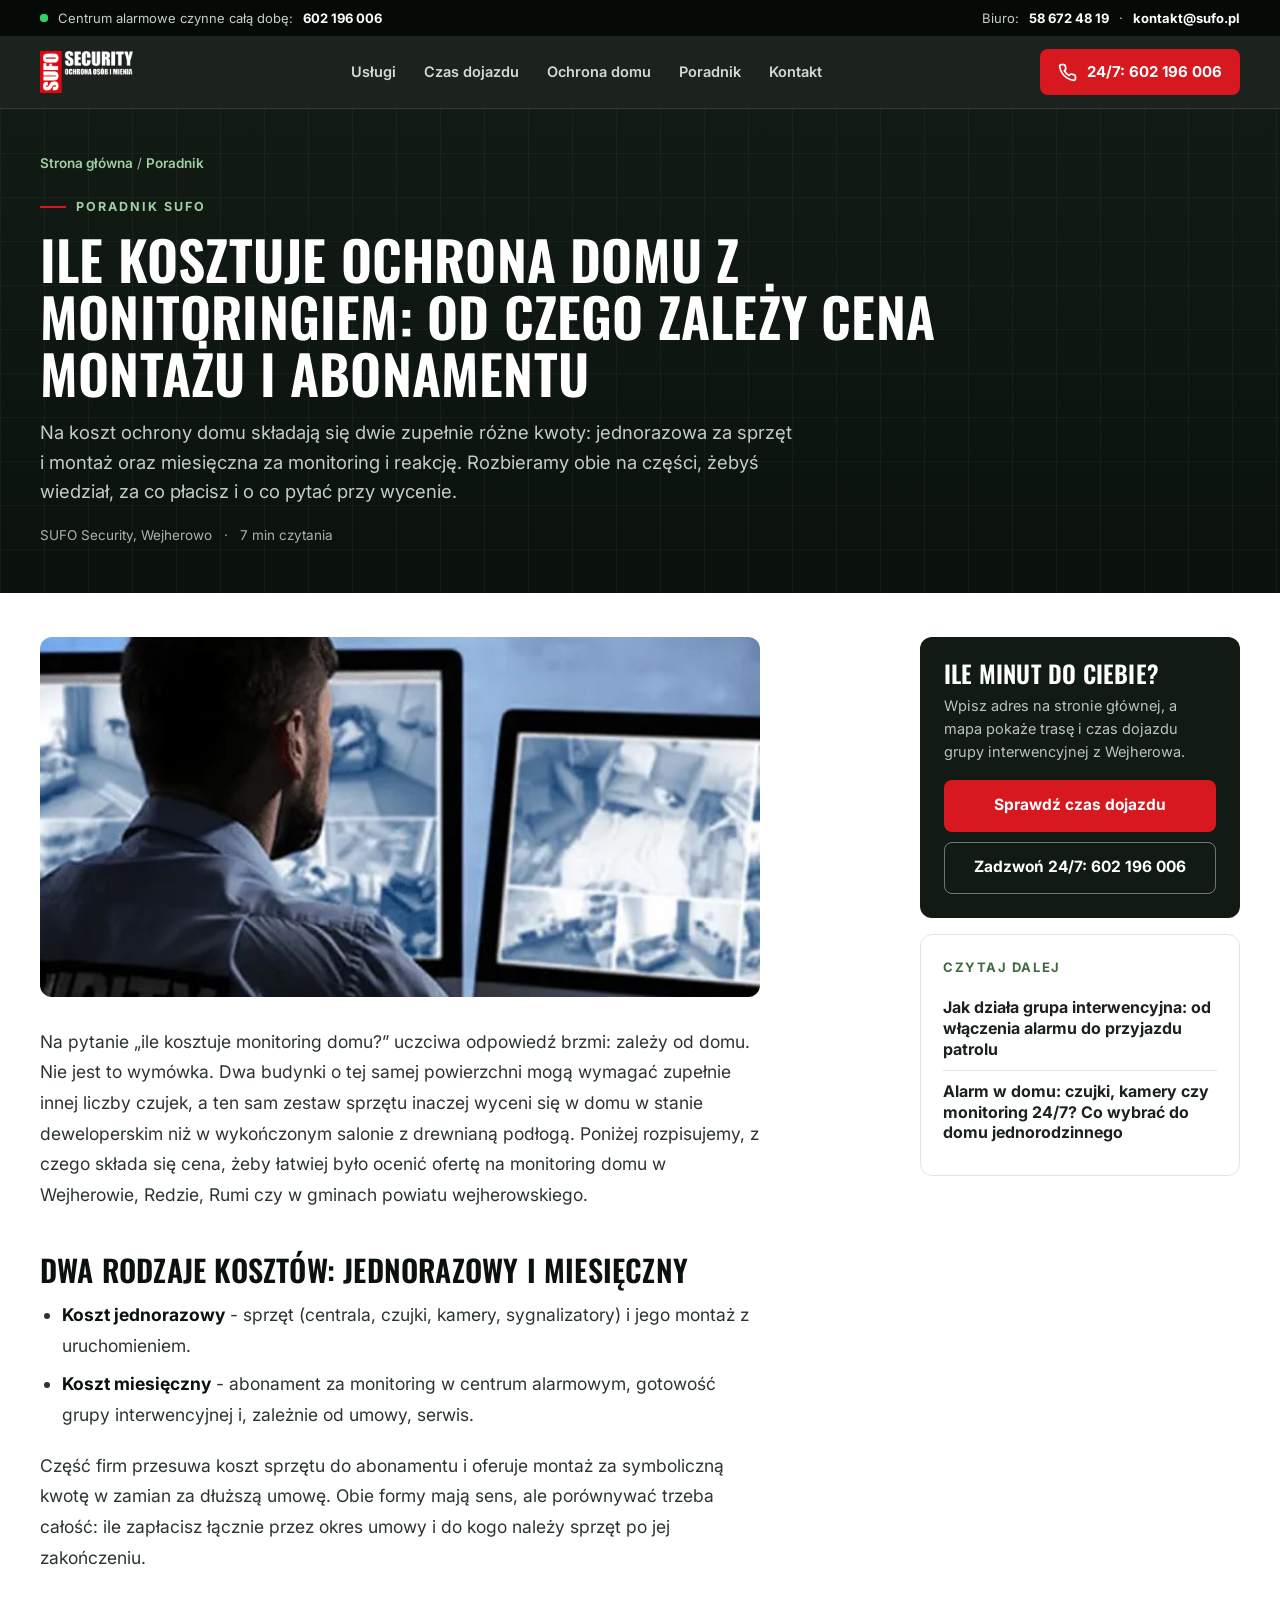
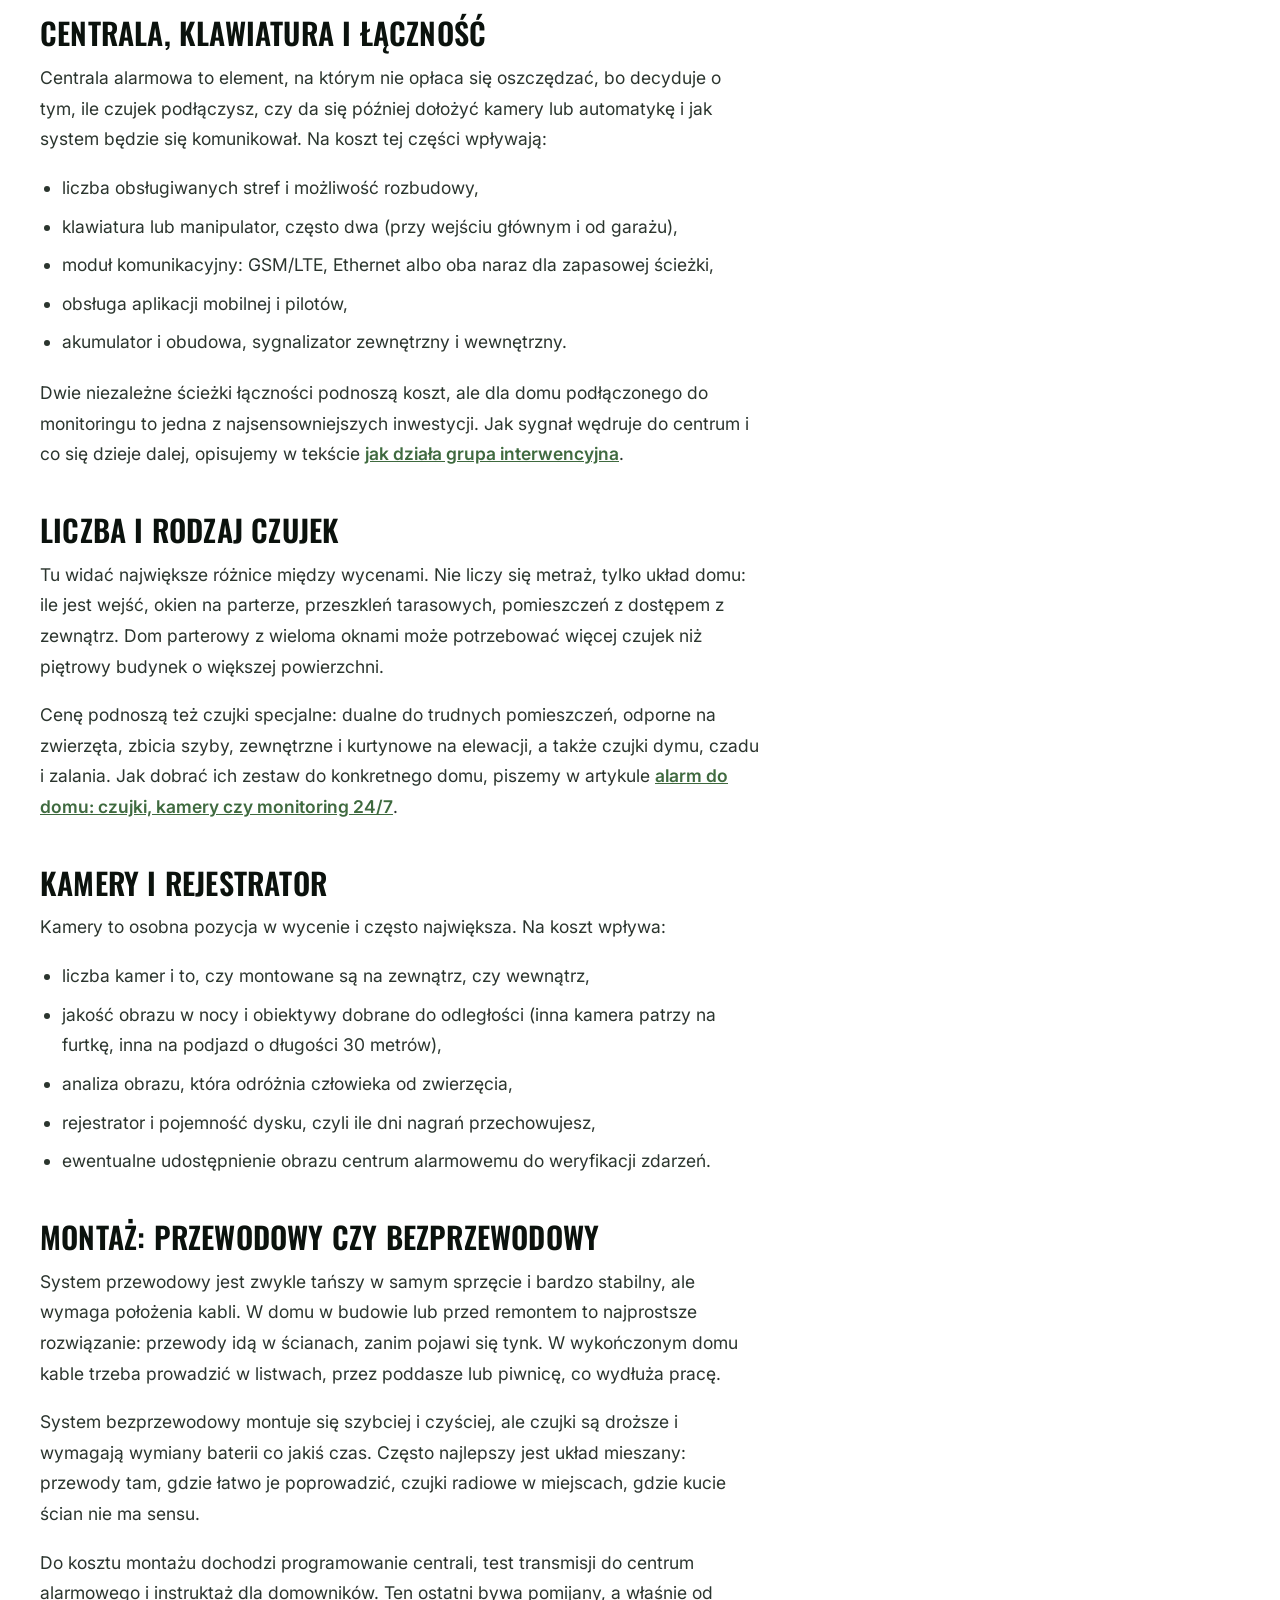
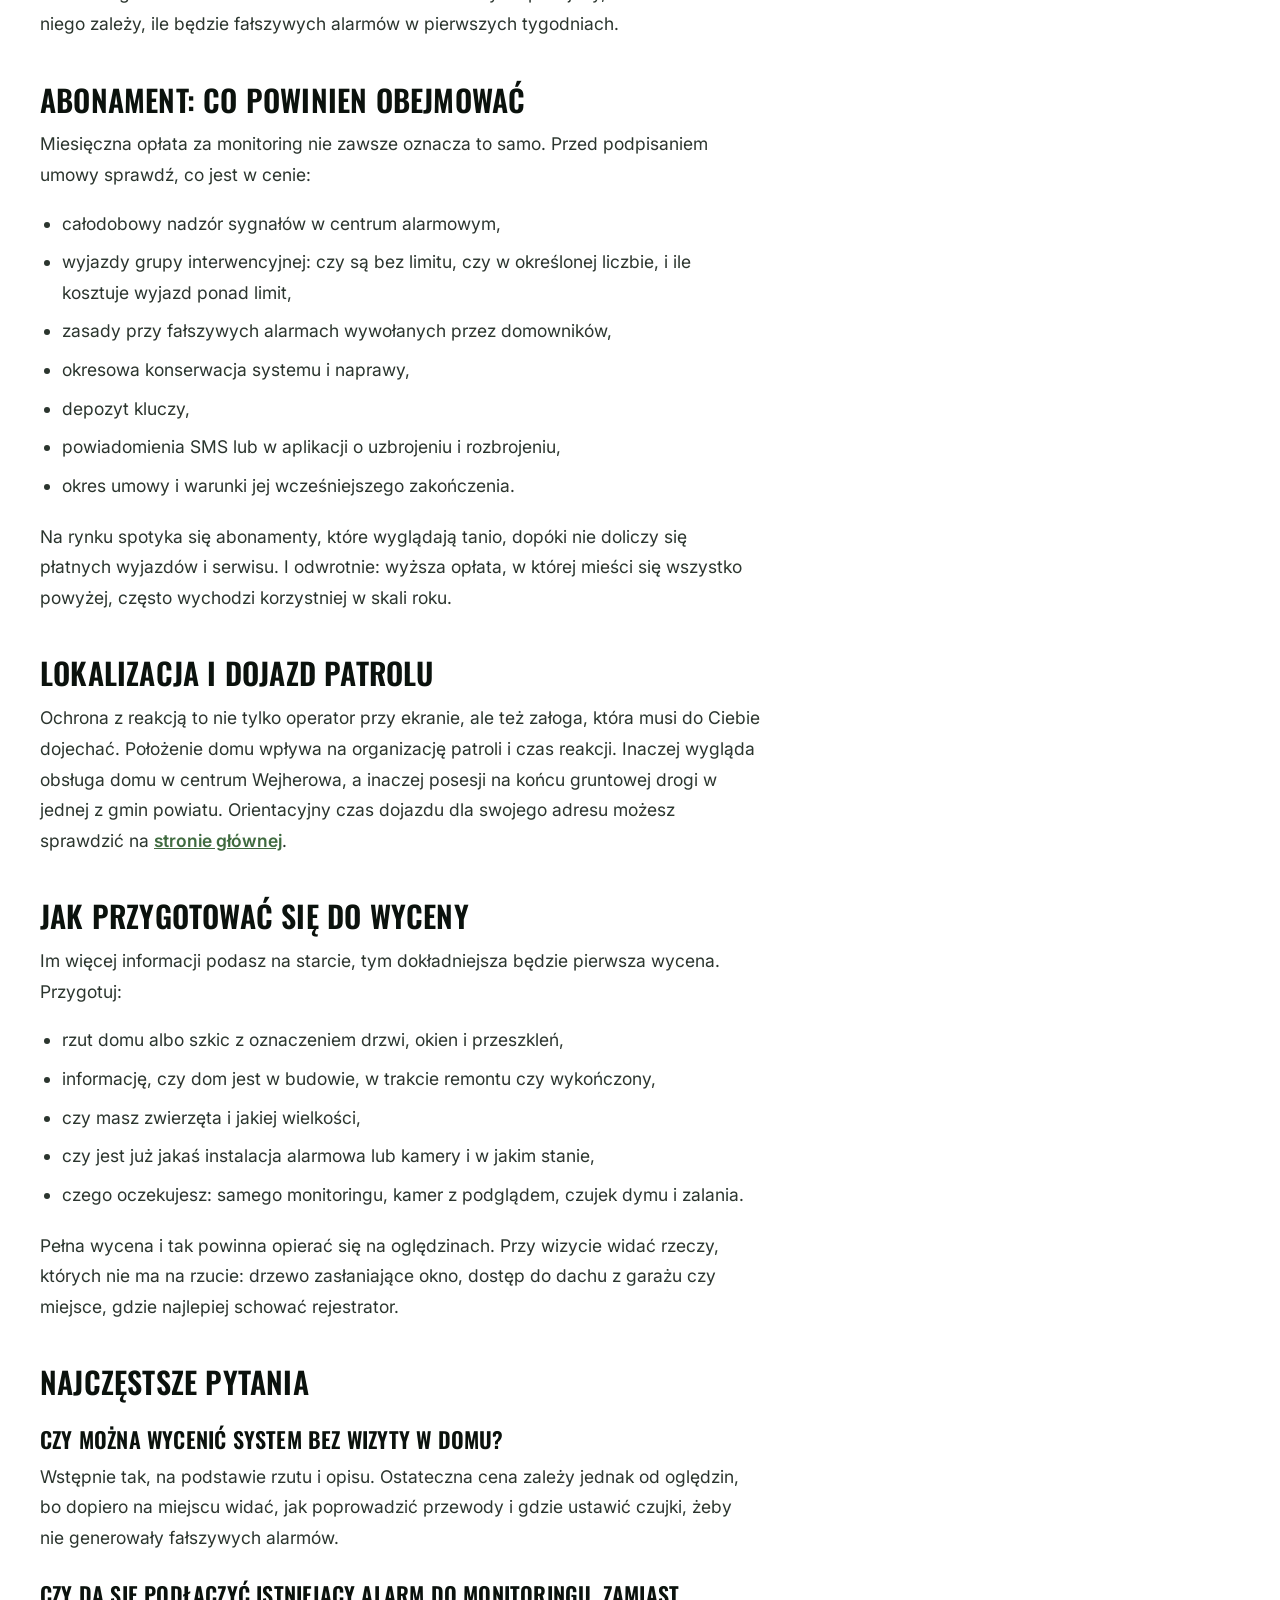
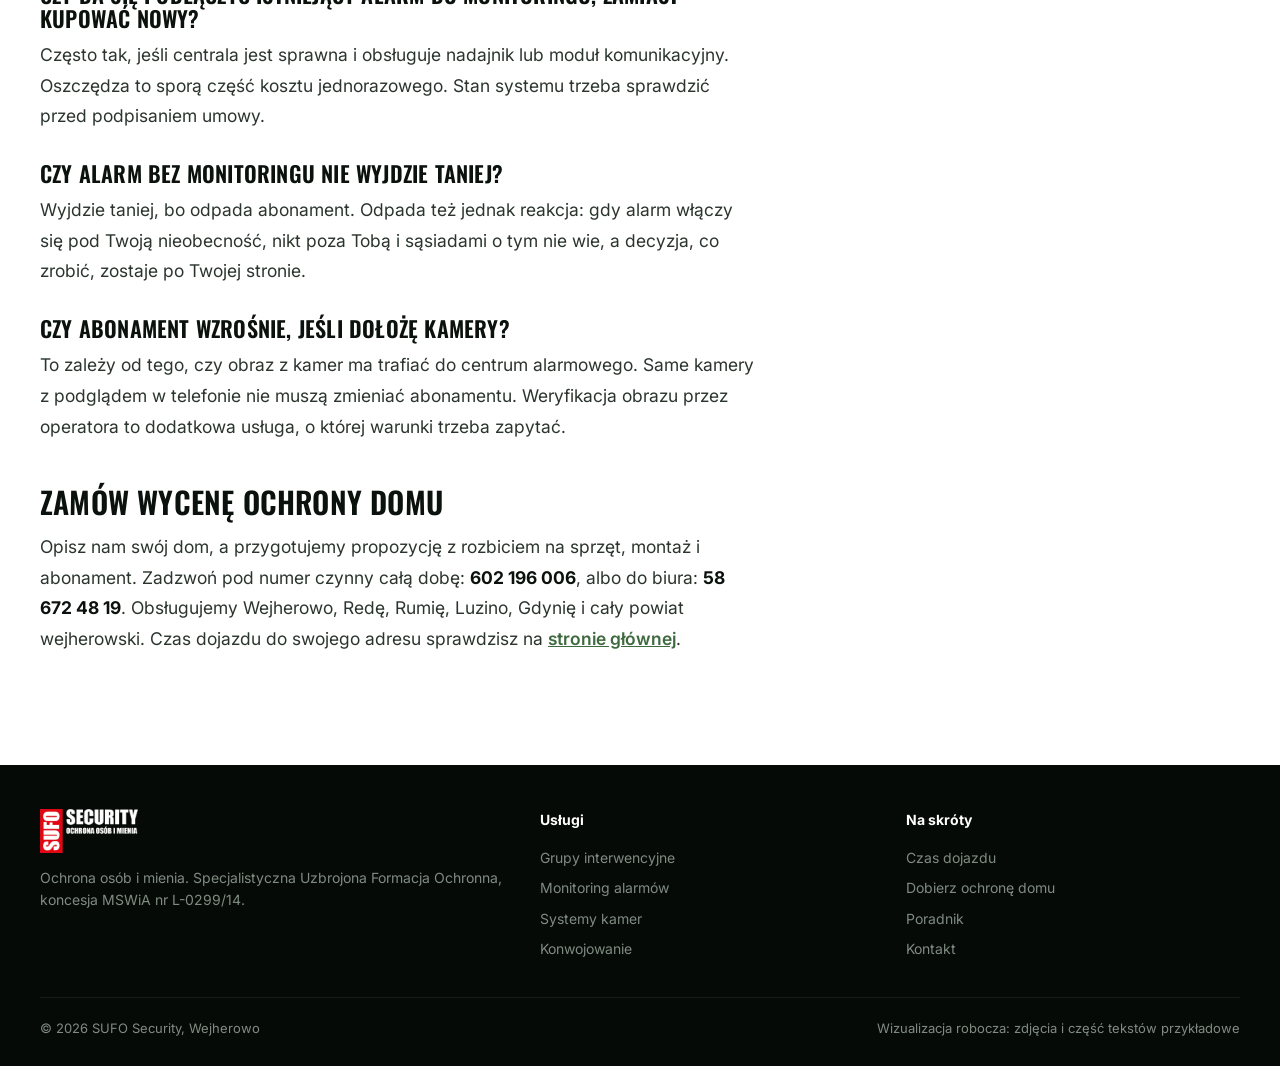
<file: blog/ile-kosztuje-monitoring-domu.html>
<!doctype html>
<html lang="pl">
<head>
<meta charset="utf-8">
<meta name="viewport" content="width=device-width, initial-scale=1, viewport-fit=cover">
<meta name="robots" content="noindex, nofollow">
<title>Ile kosztuje monitoring domu w Wejherowie | SUFO</title>
<meta name="description" content="Od czego zależy cena alarmu i monitoringu domu: centrala, czujki, kamery, montaż, abonament i dojazd patrolu. Jak porównywać oferty w Wejherowie i okolicy.">
<meta name="theme-color" content="#0b120d">
<link rel="preconnect" href="https://fonts.googleapis.com">
<link rel="preconnect" href="https://fonts.gstatic.com" crossorigin>
<link href="https://fonts.googleapis.com/css2?family=Oswald:wght@500;600;700&family=Inter:wght@400;500;600;700&display=swap" rel="stylesheet">
<link rel="stylesheet" href="../style.css?v=11">
<link rel="icon" href="../img/logo.webp">
<script type="application/ld+json">{"@context": "https://schema.org", "@type": "Article", "headline": "Ile kosztuje ochrona domu z monitoringiem: od czego zależy cena montażu i abonamentu", "description": "Od czego zależy cena alarmu i monitoringu domu: centrala, czujki, kamery, montaż, abonament i dojazd patrolu. Jak porównywać oferty w Wejherowie i okolicy.", "author": {"@type": "Organization", "name": "SUFO Security"}, "publisher": {"@type": "Organization", "name": "SUFO Security"}}</script>
</head>
<body>

<div class="alarm"><div class="wrap">
  <span><span class="puls"></span>Centrum alarmowe czynne całą dobę: <a href="tel:+48602196006">602 196 006</a></span>
  <span>Biuro: <a href="tel:+48586724819">58 672 48 19</a> · <a href="mailto:kontakt@sufo.pl">kontakt@sufo.pl</a></span>
</div></div>
<header class="gora">
  <div class="wrap">
    <a class="logo" href="../" aria-label="SUFO Security - strona główna"><img src="../img/logo-jasne.webp" alt="SUFO Security - ochrona osób i mienia"></a>
    <nav class="menu" aria-label="Menu główne">
      <a href="../#uslugi">Usługi</a>
      <a href="../#dojazd">Czas dojazdu</a>
      <a href="../#konfigurator">Ochrona domu</a>
      <a href="../#blog">Poradnik</a>
      <a href="../#kontakt">Kontakt</a>
    </nav>
    <div class="gora-akcje">
      <a class="btn btn-czer" href="tel:+48602196006"><svg viewBox="0 0 24 24" fill="none" stroke="currentColor" stroke-width="2.2" stroke-linecap="round" stroke-linejoin="round"><path d="M22 16.9v3a2 2 0 0 1-2.2 2 19.8 19.8 0 0 1-8.6-3.1 19.5 19.5 0 0 1-6-6A19.8 19.8 0 0 1 2.1 4.2 2 2 0 0 1 4.1 2h3a2 2 0 0 1 2 1.7c.1.9.4 1.8.7 2.7a2 2 0 0 1-.5 2.1L8 9.8a16 16 0 0 0 6 6l1.3-1.3a2 2 0 0 1 2.1-.4c.9.3 1.8.6 2.7.7a2 2 0 0 1 1.7 2z"/></svg>24/7: 602 196 006</a>
      <a class="tel-ikona" href="tel:+48602196006" aria-label="Zadzwoń do centrum alarmowego"><svg viewBox="0 0 24 24" fill="none" stroke="currentColor" stroke-width="2.2" stroke-linecap="round" stroke-linejoin="round"><path d="M22 16.9v3a2 2 0 0 1-2.2 2 19.8 19.8 0 0 1-8.6-3.1 19.5 19.5 0 0 1-6-6A19.8 19.8 0 0 1 2.1 4.2 2 2 0 0 1 4.1 2h3a2 2 0 0 1 2 1.7c.1.9.4 1.8.7 2.7a2 2 0 0 1-.5 2.1L8 9.8a16 16 0 0 0 6 6l1.3-1.3a2 2 0 0 1 2.1-.4c.9.3 1.8.6 2.7.7a2 2 0 0 1 1.7 2z"/></svg></a>
      <button class="ham" type="button" aria-label="Menu" aria-expanded="false" aria-controls="panel"><span></span></button>
    </div>
  </div>
</header>
<div class="panel" id="panel">
  <a class="poz" href="../#uslugi">Usługi</a>
  <a class="poz" href="../#dojazd">Sprawdź czas dojazdu</a>
  <a class="poz" href="../#konfigurator">Dobierz ochronę domu</a>
  <a class="poz" href="../#blog">Poradnik</a>
  <a class="poz" href="../#kontakt">Kontakt</a>
  <a class="btn btn-czer" href="tel:+48602196006">Centrum alarmowe 24/7: 602 196 006</a>
</div>

<main>
  <div class="art-tlo"><div class="wrap">
    <nav class="okruszki" aria-label="Okruszki"><a href="../">Strona główna</a> / <a href="../#blog">Poradnik</a></nav>
    <span class="etykieta">Poradnik SUFO</span>
    <h1>Ile kosztuje ochrona domu z monitoringiem: od czego zależy cena montażu i abonamentu</h1>
    <p class="lead2">Na koszt ochrony domu składają się dwie zupełnie różne kwoty: jednorazowa za sprzęt i montaż oraz miesięczna za monitoring i reakcję. Rozbieramy obie na części, żebyś wiedział, za co płacisz i o co pytać przy wycenie.</p>
    <div class="meta"><span>SUFO Security, Wejherowo</span><span>·</span><span>7 min czytania</span></div>
  </div></div>
  <div class="wrap art-uklad">
    <article class="art">
      <div class="okladka"><img src="../img/monitoring.webp" alt="" width="555" height="376"></div>
      <div class="tresc"><p>Na pytanie „ile kosztuje monitoring domu?” uczciwa odpowiedź brzmi: zależy od domu. Nie jest to wymówka. Dwa budynki o tej samej powierzchni mogą wymagać zupełnie innej liczby czujek, a ten sam zestaw sprzętu inaczej wyceni się w domu w stanie deweloperskim niż w wykończonym salonie z drewnianą podłogą. Poniżej rozpisujemy, z czego składa się cena, żeby łatwiej było ocenić ofertę na monitoring domu w Wejherowie, Redzie, Rumi czy w gminach powiatu wejherowskiego.</p>

<h2>Dwa rodzaje kosztów: jednorazowy i miesięczny</h2>
<ul>
<li><strong>Koszt jednorazowy</strong> - sprzęt (centrala, czujki, kamery, sygnalizatory) i jego montaż z uruchomieniem.</li>
<li><strong>Koszt miesięczny</strong> - abonament za monitoring w centrum alarmowym, gotowość grupy interwencyjnej i, zależnie od umowy, serwis.</li>
</ul>
<p>Część firm przesuwa koszt sprzętu do abonamentu i oferuje montaż za symboliczną kwotę w zamian za dłuższą umowę. Obie formy mają sens, ale porównywać trzeba całość: ile zapłacisz łącznie przez okres umowy i do kogo należy sprzęt po jej zakończeniu.</p>

<h2>Centrala, klawiatura i łączność</h2>
<p>Centrala alarmowa to element, na którym nie opłaca się oszczędzać, bo decyduje o tym, ile czujek podłączysz, czy da się później dołożyć kamery lub automatykę i jak system będzie się komunikował. Na koszt tej części wpływają:</p>
<ul>
<li>liczba obsługiwanych stref i możliwość rozbudowy,</li>
<li>klawiatura lub manipulator, często dwa (przy wejściu głównym i od garażu),</li>
<li>moduł komunikacyjny: GSM/LTE, Ethernet albo oba naraz dla zapasowej ścieżki,</li>
<li>obsługa aplikacji mobilnej i pilotów,</li>
<li>akumulator i obudowa, sygnalizator zewnętrzny i wewnętrzny.</li>
</ul>
<p>Dwie niezależne ścieżki łączności podnoszą koszt, ale dla domu podłączonego do monitoringu to jedna z najsensowniejszych inwestycji. Jak sygnał wędruje do centrum i co się dzieje dalej, opisujemy w tekście <a href="grupa-interwencyjna-jak-dziala.html">jak działa grupa interwencyjna</a>.</p>

<h2>Liczba i rodzaj czujek</h2>
<p>Tu widać największe różnice między wycenami. Nie liczy się metraż, tylko układ domu: ile jest wejść, okien na parterze, przeszkleń tarasowych, pomieszczeń z dostępem z zewnątrz. Dom parterowy z wieloma oknami może potrzebować więcej czujek niż piętrowy budynek o większej powierzchni.</p>
<p>Cenę podnoszą też czujki specjalne: dualne do trudnych pomieszczeń, odporne na zwierzęta, zbicia szyby, zewnętrzne i kurtynowe na elewacji, a także czujki dymu, czadu i zalania. Jak dobrać ich zestaw do konkretnego domu, piszemy w artykule <a href="alarm-do-domu-co-wybrac.html">alarm do domu: czujki, kamery czy monitoring 24/7</a>.</p>

<h2>Kamery i rejestrator</h2>
<p>Kamery to osobna pozycja w wycenie i często największa. Na koszt wpływa:</p>
<ul>
<li>liczba kamer i to, czy montowane są na zewnątrz, czy wewnątrz,</li>
<li>jakość obrazu w nocy i obiektywy dobrane do odległości (inna kamera patrzy na furtkę, inna na podjazd o długości 30 metrów),</li>
<li>analiza obrazu, która odróżnia człowieka od zwierzęcia,</li>
<li>rejestrator i pojemność dysku, czyli ile dni nagrań przechowujesz,</li>
<li>ewentualne udostępnienie obrazu centrum alarmowemu do weryfikacji zdarzeń.</li>
</ul>

<h2>Montaż: przewodowy czy bezprzewodowy</h2>
<p>System przewodowy jest zwykle tańszy w samym sprzęcie i bardzo stabilny, ale wymaga położenia kabli. W domu w budowie lub przed remontem to najprostsze rozwiązanie: przewody idą w ścianach, zanim pojawi się tynk. W wykończonym domu kable trzeba prowadzić w listwach, przez poddasze lub piwnicę, co wydłuża pracę.</p>
<p>System bezprzewodowy montuje się szybciej i czyściej, ale czujki są droższe i wymagają wymiany baterii co jakiś czas. Często najlepszy jest układ mieszany: przewody tam, gdzie łatwo je poprowadzić, czujki radiowe w miejscach, gdzie kucie ścian nie ma sensu.</p>
<p>Do kosztu montażu dochodzi programowanie centrali, test transmisji do centrum alarmowego i instruktaż dla domowników. Ten ostatni bywa pomijany, a właśnie od niego zależy, ile będzie fałszywych alarmów w pierwszych tygodniach.</p>

<h2>Abonament: co powinien obejmować</h2>
<p>Miesięczna opłata za monitoring nie zawsze oznacza to samo. Przed podpisaniem umowy sprawdź, co jest w cenie:</p>
<ul>
<li>całodobowy nadzór sygnałów w centrum alarmowym,</li>
<li>wyjazdy grupy interwencyjnej: czy są bez limitu, czy w określonej liczbie, i ile kosztuje wyjazd ponad limit,</li>
<li>zasady przy fałszywych alarmach wywołanych przez domowników,</li>
<li>okresowa konserwacja systemu i naprawy,</li>
<li>depozyt kluczy,</li>
<li>powiadomienia SMS lub w aplikacji o uzbrojeniu i rozbrojeniu,</li>
<li>okres umowy i warunki jej wcześniejszego zakończenia.</li>
</ul>
<p>Na rynku spotyka się abonamenty, które wyglądają tanio, dopóki nie doliczy się płatnych wyjazdów i serwisu. I odwrotnie: wyższa opłata, w której mieści się wszystko powyżej, często wychodzi korzystniej w skali roku.</p>

<h2>Lokalizacja i dojazd patrolu</h2>
<p>Ochrona z reakcją to nie tylko operator przy ekranie, ale też załoga, która musi do Ciebie dojechać. Położenie domu wpływa na organizację patroli i czas reakcji. Inaczej wygląda obsługa domu w centrum Wejherowa, a inaczej posesji na końcu gruntowej drogi w jednej z gmin powiatu. Orientacyjny czas dojazdu dla swojego adresu możesz sprawdzić na <a href="../#dojazd">stronie głównej</a>.</p>

<h2>Jak przygotować się do wyceny</h2>
<p>Im więcej informacji podasz na starcie, tym dokładniejsza będzie pierwsza wycena. Przygotuj:</p>
<ul>
<li>rzut domu albo szkic z oznaczeniem drzwi, okien i przeszkleń,</li>
<li>informację, czy dom jest w budowie, w trakcie remontu czy wykończony,</li>
<li>czy masz zwierzęta i jakiej wielkości,</li>
<li>czy jest już jakaś instalacja alarmowa lub kamery i w jakim stanie,</li>
<li>czego oczekujesz: samego monitoringu, kamer z podglądem, czujek dymu i zalania.</li>
</ul>
<p>Pełna wycena i tak powinna opierać się na oględzinach. Przy wizycie widać rzeczy, których nie ma na rzucie: drzewo zasłaniające okno, dostęp do dachu z garażu czy miejsce, gdzie najlepiej schować rejestrator.</p>

<h2>Najczęstsze pytania</h2>
<h3>Czy można wycenić system bez wizyty w domu?</h3>
<p>Wstępnie tak, na podstawie rzutu i opisu. Ostateczna cena zależy jednak od oględzin, bo dopiero na miejscu widać, jak poprowadzić przewody i gdzie ustawić czujki, żeby nie generowały fałszywych alarmów.</p>
<h3>Czy da się podłączyć istniejący alarm do monitoringu, zamiast kupować nowy?</h3>
<p>Często tak, jeśli centrala jest sprawna i obsługuje nadajnik lub moduł komunikacyjny. Oszczędza to sporą część kosztu jednorazowego. Stan systemu trzeba sprawdzić przed podpisaniem umowy.</p>
<h3>Czy alarm bez monitoringu nie wyjdzie taniej?</h3>
<p>Wyjdzie taniej, bo odpada abonament. Odpada też jednak reakcja: gdy alarm włączy się pod Twoją nieobecność, nikt poza Tobą i sąsiadami o tym nie wie, a decyzja, co zrobić, zostaje po Twojej stronie.</p>
<h3>Czy abonament wzrośnie, jeśli dołożę kamery?</h3>
<p>To zależy od tego, czy obraz z kamer ma trafiać do centrum alarmowego. Same kamery z podglądem w telefonie nie muszą zmieniać abonamentu. Weryfikacja obrazu przez operatora to dodatkowa usługa, o której warunki trzeba zapytać.</p>

<h2>Zamów wycenę ochrony domu</h2>
<p>Opisz nam swój dom, a przygotujemy propozycję z rozbiciem na sprzęt, montaż i abonament. Zadzwoń pod numer czynny całą dobę: <strong>602 196 006</strong>, albo do biura: <strong>58 672 48 19</strong>. Obsługujemy Wejherowo, Redę, Rumię, Luzino, Gdynię i cały powiat wejherowski. Czas dojazdu do swojego adresu sprawdzisz na <a href="../#dojazd">stronie głównej</a>.</p></div>
    </article>
    <aside class="boczny">
      <div class="cta-karta">
        <h3>Ile minut do Ciebie?</h3>
        <p>Wpisz adres na stronie głównej, a mapa pokaże trasę i czas dojazdu grupy interwencyjnej z Wejherowa.</p>
        <a class="btn btn-czer" href="../#dojazd">Sprawdź czas dojazdu</a>
        <a class="btn btn-jasny" href="tel:+48602196006">Zadzwoń 24/7: 602 196 006</a>
      </div>
      <div class="inne"><h4>Czytaj dalej</h4><a href="grupa-interwencyjna-jak-dziala.html">Jak działa grupa interwencyjna: od włączenia alarmu do przyjazdu patrolu</a><a href="alarm-do-domu-co-wybrac.html">Alarm w domu: czujki, kamery czy monitoring 24/7? Co wybrać do domu jednorodzinnego</a></div>
    </aside>
  </div>
</main>

<footer class="stopka">
  <div class="wrap">
    <div><img src="../img/logo-jasne.webp" alt="SUFO Security" style="height:44px;width:auto;margin-bottom:14px">Ochrona osób i mienia. Specjalistyczna Uzbrojona Formacja Ochronna, koncesja MSWiA nr L-0299/14.</div>
    <div><h4>Usługi</h4><a href="../#uslugi">Grupy interwencyjne</a><a href="../#uslugi">Monitoring alarmów</a><a href="../#uslugi">Systemy kamer</a><a href="../#uslugi">Konwojowanie</a></div>
    <div><h4>Na skróty</h4><a href="../#dojazd">Czas dojazdu</a><a href="../#konfigurator">Dobierz ochronę domu</a><a href="../#blog">Poradnik</a><a href="../#kontakt">Kontakt</a></div>
    <div class="dol"><span>© 2026 SUFO Security, Wejherowo</span><span>Wizualizacja robocza: zdjęcia i część tekstów przykładowe</span></div>
  </div>
</footer>
<div class="mob">
  <a class="btn btn-czer" href="tel:+48602196006"><svg viewBox="0 0 24 24" fill="none" stroke="currentColor" stroke-width="2.2" stroke-linecap="round" stroke-linejoin="round"><path d="M22 16.9v3a2 2 0 0 1-2.2 2 19.8 19.8 0 0 1-8.6-3.1 19.5 19.5 0 0 1-6-6A19.8 19.8 0 0 1 2.1 4.2 2 2 0 0 1 4.1 2h3a2 2 0 0 1 2 1.7c.1.9.4 1.8.7 2.7a2 2 0 0 1-.5 2.1L8 9.8a16 16 0 0 0 6 6l1.3-1.3a2 2 0 0 1 2.1-.4c.9.3 1.8.6 2.7.7a2 2 0 0 1 1.7 2z"/></svg>Zadzwoń 24/7</a>
  <a class="btn btn-ciem" href="../#dojazd">Czas dojazdu</a>
</div>

<script src="../app.js?v=6"></script>
</body>
</html>
</file>
<file: style.css>
:root{
  --noc:#0b120d; --noc2:#111b14; --noc3:#17241b; --zielen:#3f6a3f; --zielen-c:#1d3320; --mieta:#9fd0a4;
  --czer:#d7191f; --czer-c:#b01218;
  --tekst:#1b221d; --szary:#5d6760; --jasny:#f3f5f2; --linia:#dfe5df; --linia-c:rgba(255,255,255,.09);
  --r:12px; --ease:cubic-bezier(.23,1,.32,1);
}
*{box-sizing:border-box}
html{scroll-behavior:smooth;scroll-padding-top:84px;-webkit-text-size-adjust:100%}
body{margin:0;font-family:Inter,system-ui,-apple-system,sans-serif;color:var(--tekst);background:#fff;line-height:1.6;-webkit-font-smoothing:antialiased}
img{max-width:100%;display:block;height:auto}
a{color:inherit}
button{font:inherit}
.wrap{width:min(1200px,100% - 48px);margin-inline:auto}
h1,h2,h3{font-family:Oswald,Impact,sans-serif;font-weight:600;line-height:1.06;letter-spacing:.2px;margin:0;text-transform:uppercase}
.etykieta{display:inline-flex;align-items:center;gap:10px;font-size:12.5px;font-weight:700;letter-spacing:.16em;text-transform:uppercase;color:var(--zielen)}
.etykieta::before{content:"";width:26px;height:2px;background:var(--czer);flex:0 0 26px}
.etykieta b{display:none}
.btn{display:inline-flex;align-items:center;justify-content:center;gap:10px;min-height:52px;padding:0 22px;border-radius:8px;font-weight:700;font-size:15.5px;text-decoration:none;border:0;cursor:pointer;transition:transform .16s var(--ease),background-color .2s ease;white-space:nowrap}
.btn:active{transform:scale(.97)}
.btn svg{width:19px;height:19px;flex:0 0 19px}
.btn-czer{background:var(--czer);color:#fff}
.btn-czer:hover{background:var(--czer-c)}
.btn-ciem{background:var(--zielen-c);color:#fff}
.btn-ciem:hover{background:#142618}
.btn-jasny{background:transparent;color:#fff;border:1.5px solid rgba(255,255,255,.4)}
.btn-jasny:hover{background:rgba(255,255,255,.07)}
.puls{position:relative;display:inline-block;width:8px;height:8px;border-radius:50%;background:#2fd36a;flex:0 0 8px}
.puls::after{content:"";position:absolute;inset:0;border-radius:50%;background:#2fd36a;animation:puls 2s var(--ease) infinite}
@keyframes puls{0%{transform:scale(1);opacity:.6}80%,100%{transform:scale(3.2);opacity:0}}

/* pasek alarmowy */
.alarm{background:#060a07;color:#c5cec7;font-size:13px}
.alarm .wrap{display:flex;justify-content:space-between;align-items:center;gap:16px;height:36px}
.alarm a{text-decoration:none;color:#fff;font-weight:700}
.alarm span{display:inline-flex;align-items:center;gap:10px}

/* naglowek */
.gora{position:sticky;top:0;z-index:60;background:rgba(11,18,13,.93);backdrop-filter:blur(12px);-webkit-backdrop-filter:blur(12px);border-bottom:1px solid var(--linia-c)}
.gora .wrap{display:flex;align-items:center;justify-content:space-between;gap:24px;height:72px}
.logo{display:flex;align-items:center;flex:0 0 auto}
.logo img{height:42px;width:auto}
.menu{display:flex;align-items:center;gap:2px}
.menu a{text-decoration:none;font-size:14.5px;font-weight:600;color:#d3dbd4;padding:10px 13px;border-radius:8px;transition:color .15s ease,background-color .15s ease}
.menu a:hover{color:#fff;background:rgba(255,255,255,.06)}
.gora-akcje{display:flex;align-items:center;gap:10px}
.gora .btn{min-height:46px;padding:0 18px;font-size:15px}
.ham{display:none;width:46px;height:46px;border-radius:8px;border:1px solid rgba(255,255,255,.18);background:transparent;align-items:center;justify-content:center;cursor:pointer;padding:0}
.ham span,.ham span::before,.ham span::after{display:block;width:20px;height:2px;background:#fff;border-radius:2px;position:relative;transition:transform .25s var(--ease),background-color .2s ease}
.ham span::before,.ham span::after{content:"";position:absolute;left:0}
.ham span::before{top:-6px}.ham span::after{top:6px}
.ham[aria-expanded=true] span{background:transparent}
.ham[aria-expanded=true] span::before{transform:translateY(6px) rotate(45deg)}
.ham[aria-expanded=true] span::after{transform:translateY(-6px) rotate(-45deg)}
.tel-ikona{display:none;width:46px;height:46px;border-radius:8px;background:var(--czer);color:#fff;align-items:center;justify-content:center}
.tel-ikona svg{width:20px;height:20px}
.panel{position:fixed;inset:64px 0 auto 0;z-index:55;background:var(--noc);border-bottom:1px solid var(--linia-c);box-shadow:0 30px 60px -20px rgba(0,0,0,.6);padding:8px 20px 22px;transform:translateY(-8px);opacity:0;visibility:hidden;transition:opacity .2s ease,transform .25s var(--ease),visibility .2s}
.panel.otwarte{opacity:1;transform:none;visibility:visible}
.panel a.poz{display:flex;justify-content:space-between;align-items:center;padding:16px 4px;border-bottom:1px solid var(--linia-c);text-decoration:none;font-size:20px;font-family:Oswald,sans-serif;font-weight:600;text-transform:uppercase;color:#fff}
.panel a.poz::after{content:"→";color:var(--czer);font-family:Inter,sans-serif}
.panel .btn{width:100%;margin-top:18px}

/* hero */
.hero{position:relative;overflow:hidden;color:#fff;background:radial-gradient(1100px 600px at 85% -5%,#244a2b 0%,transparent 60%),linear-gradient(180deg,var(--noc2),var(--noc))}
.hero::before{content:"";position:absolute;inset:0;background-image:linear-gradient(rgba(255,255,255,.035) 1px,transparent 1px),linear-gradient(90deg,rgba(255,255,255,.035) 1px,transparent 1px);background-size:44px 44px;mask-image:linear-gradient(180deg,#000,transparent 90%);-webkit-mask-image:linear-gradient(180deg,#000,transparent 90%);pointer-events:none}
.hero .wrap{position:relative;display:grid;grid-template-columns:minmax(0,1.02fr) minmax(0,1fr);gap:52px;align-items:center;padding:68px 0 80px}
.hero .etykieta{color:var(--mieta)}
.hero .etykieta .puls{display:none}
.hero h1{font-size:clamp(40px,5.4vw,66px);margin:16px 0 0;color:#fff}
.hero h1 em{font-style:normal;color:var(--czer)}
.lead{font-size:18px;color:#c3cec5;margin:18px 0 0;max-width:540px}
.szukaj{margin-top:28px;background:#fff;border-radius:10px;padding:6px;display:flex;gap:6px;max-width:540px;box-shadow:0 20px 40px -20px rgba(0,0,0,.7)}
.szukaj label{position:absolute;left:-9999px}
.szukaj input{flex:1 1 auto;width:100%;min-width:0;border:0;padding:0 12px;font:inherit;font-size:16px;background:transparent;color:var(--tekst)}
.szukaj input:focus{outline:none}
.szukaj .btn{min-height:48px;border-radius:7px;padding:0 18px}
.szukaj-opis{display:flex;align-items:center;gap:8px;font-size:13.5px;color:#a9b5ab;margin:12px 0 0}
.szukaj-opis svg{width:16px;height:16px;color:var(--mieta);flex:0 0 16px}
.hero-cta{display:flex;flex-wrap:wrap;gap:12px;margin-top:24px}
.fakty{display:flex;flex-wrap:wrap;gap:28px;margin-top:36px}
.fakty div{border-left:2px solid rgba(255,255,255,.15);padding-left:14px}
.fakty b{display:block;font-family:Oswald,sans-serif;font-size:26px;font-weight:600;line-height:1.1}
.fakty span{font-size:12.5px;color:#a8b4aa}

/* karta mapy */
.mapa-karta{background:var(--noc3);border-radius:14px;overflow:hidden;box-shadow:0 30px 70px -20px rgba(0,0,0,.7),0 0 0 1px var(--linia-c)}
.mapa-g{display:flex;justify-content:space-between;align-items:center;gap:12px;padding:16px 20px}
.mapa-g strong{font-family:Oswald,sans-serif;font-weight:600;text-transform:uppercase;font-size:19px;letter-spacing:.3px;display:flex;align-items:center;gap:10px;color:#fff}
.mapa-g strong .puls{background:var(--czer)}
.mapa-g strong .puls::after{background:var(--czer)}
.chipy{display:flex;gap:6px;flex-wrap:wrap;justify-content:flex-end}
.chipy button{border:1px solid rgba(255,255,255,.16);background:transparent;border-radius:999px;padding:5px 11px;font-size:12.5px;font-weight:600;color:#cfd8d0;cursor:pointer;transition:background-color .15s ease,color .15s ease}
.chipy button:hover{background:rgba(255,255,255,.08);color:#fff}
#mapa{height:330px;background:#1a221c}
#mapa .leaflet-tile-pane{filter:invert(1) hue-rotate(180deg) saturate(.35) brightness(.92) contrast(1.05)}
.wynik{display:grid;grid-template-columns:auto 1fr;gap:16px;align-items:center;padding:16px 20px;background:var(--noc2);border-top:1px solid var(--linia-c);color:#fff}
.wynik .min{font-family:Oswald,sans-serif;font-size:40px;font-weight:600;line-height:1}
.wynik .min small{font-size:16px;color:var(--mieta);margin-left:4px}
.wynik p{margin:0;font-size:13.5px;color:#a9b5ab;line-height:1.45}
.wynik p b{color:#fff}
.ik-baza{width:20px;height:20px;border-radius:50%;background:var(--czer);border:3px solid #fff;box-shadow:0 0 0 6px rgba(215,25,31,.3)}
.ik-cel{width:18px;height:18px;border-radius:50%;background:#2fd36a;border:3px solid #fff;box-shadow:0 0 0 6px rgba(47,211,106,.25)}
.leaflet-control-attribution{background:rgba(11,18,13,.7)!important;color:#8d978f!important}
.leaflet-control-attribution a{color:#b9c4bb!important}

/* pasek zaufania */
.zaufanie{background:var(--zielen-c);color:#e8efe8}
.zaufanie .wrap{display:grid;grid-template-columns:repeat(4,1fr);gap:24px;padding:24px 0}
.zaufanie div{display:flex;gap:12px;align-items:center;font-size:14px;line-height:1.35;color:#b9c8bd}
.zaufanie svg{width:28px;height:28px;flex:0 0 28px;color:var(--mieta)}
.zaufanie b{display:block;color:#fff;font-size:15px}

/* sekcje */
.sekcja{padding:92px 0}
.naglowek{display:flex;justify-content:space-between;align-items:end;gap:32px;margin-bottom:42px}
.naglowek h2{font-size:clamp(32px,3.8vw,48px);margin-top:12px;max-width:660px;color:var(--noc)}
.naglowek p{max-width:430px;margin:0;color:var(--szary);font-size:16.5px}

.uslugi{display:grid;grid-template-columns:repeat(3,1fr);gap:20px}
.usl{position:relative;border-radius:var(--r);overflow:hidden;min-height:340px;color:#fff;display:flex;align-items:flex-end;text-decoration:none;isolation:isolate;background:var(--noc)}
.usl .foto{position:absolute;inset:0;z-index:-2}
.usl .foto img{width:100%;height:100%;object-fit:cover;transition:transform .6s var(--ease)}
.usl::before{content:"";position:absolute;inset:0;z-index:-1;background:linear-gradient(180deg,rgba(11,18,13,.05) 15%,rgba(11,18,13,.9) 75%)}
.usl:hover .foto img{transform:scale(1.05)}
.usl .tr{padding:22px}
.usl h3{font-size:25px;color:#fff}
.usl p{margin:6px 0 10px;font-size:14.5px;color:#d3dbd4}
.usl .wiecej{font-size:13.5px;font-weight:700;color:#ff6a6e}

/* konfigurator */
.konf{background:var(--jasny)}
.konf-box{display:grid;grid-template-columns:minmax(0,1.08fr) minmax(0,.92fr);background:#fff;border-radius:14px;overflow:hidden;box-shadow:0 24px 60px -32px rgba(11,18,13,.45)}
.konf-l{padding:36px}
.pyt{margin-bottom:24px}
.pyt>span{display:block;font-weight:700;margin-bottom:10px;font-size:15px}
.opcje{display:flex;flex-wrap:wrap;gap:8px}
.opcje button{border:1.5px solid var(--linia);background:#fff;border-radius:8px;min-height:46px;padding:0 16px;font-size:14.5px;font-weight:600;color:#2b352e;cursor:pointer;transition:border-color .15s ease,background-color .15s ease}
.opcje button[aria-pressed=true]{border-color:var(--zielen);background:#e9f2e9;color:var(--zielen-c)}
.licz{display:inline-flex;align-items:center;gap:6px;border:1.5px solid var(--linia);border-radius:10px;padding:4px}
.licz button{width:42px;height:42px;border-radius:7px;border:0;background:var(--jasny);font-size:20px;cursor:pointer}
.licz b{font-family:Oswald,sans-serif;font-size:24px;min-width:40px;text-align:center}
.konf-p{background:var(--noc2);color:#fff;padding:36px;display:flex;flex-direction:column}
.konf-p h3{color:#fff;font-size:24px;margin-bottom:14px}
.zestaw{list-style:none;margin:0;padding:0;flex:1}
.zestaw li{display:flex;justify-content:space-between;gap:12px;padding:12px 0;border-bottom:1px solid var(--linia-c);font-size:15px;color:#dbe5dd}
.zestaw li b{font-family:Oswald,sans-serif;font-weight:600;color:var(--mieta);white-space:nowrap}
.cena{margin:20px 0 4px;padding:16px;border:1px dashed rgba(255,255,255,.22);border-radius:8px;font-size:13.5px;color:#b9c4bb}
.cena b{display:block;font-family:Oswald,sans-serif;font-weight:600;text-transform:uppercase;font-size:21px;color:#fff;margin-bottom:2px}
.konf-p .btn{margin-top:16px}

/* blog */
.blog{display:grid;grid-template-columns:repeat(3,1fr);gap:20px}
.wpis{background:#fff;border-radius:var(--r);box-shadow:0 0 0 1px var(--linia);text-decoration:none;overflow:hidden;display:flex;flex-direction:column;transition:transform .3s var(--ease),box-shadow .3s ease}
.wpis:hover{transform:translateY(-4px);box-shadow:0 0 0 1px var(--linia),0 18px 40px -22px rgba(11,18,13,.4)}
.wpis .foto{aspect-ratio:16/9;overflow:hidden;background:var(--noc)}
.wpis .foto img{width:100%;height:100%;object-fit:cover}
.wpis .tr{padding:20px 22px 24px;display:flex;flex-direction:column;flex:1}
.wpis small{font-size:12px;font-weight:700;letter-spacing:.1em;text-transform:uppercase;color:var(--zielen)}
.wpis h3{font-size:21px;margin:10px 0 8px;line-height:1.12;color:var(--noc)}
.wpis p{margin:0 0 14px;color:var(--szary);font-size:14.5px;flex:1}
.wpis .wiecej{font-size:14px;font-weight:700;color:var(--czer)}

/* kroki */
.kroki{display:grid;grid-template-columns:repeat(3,1fr);gap:20px;counter-reset:k}
.krok{border:1px solid var(--linia);border-radius:var(--r);padding:28px}
.krok::before{counter-increment:k;content:"0" counter(k);font-family:Oswald,sans-serif;font-weight:600;font-size:42px;color:var(--czer);line-height:1;display:block}
.krok h3{font-size:22px;margin:12px 0 6px;color:var(--noc)}
.krok p{margin:0;color:var(--szary);font-size:15px}

/* kontakt */
.kontakt{background:var(--noc);color:#fff}
.kontakt .wrap{display:grid;grid-template-columns:minmax(0,1fr) minmax(0,1fr);gap:48px;align-items:center}
.kontakt h2{color:#fff;font-size:clamp(32px,3.8vw,48px);margin-top:12px}
.kontakt .etykieta{color:var(--mieta)}
.kontakt p{color:#b9c4bb;font-size:16.5px}
.k-lista{display:grid;gap:12px}
.k-lista a{display:flex;justify-content:space-between;align-items:center;gap:16px;padding:18px 20px;border:1px solid rgba(255,255,255,.12);border-radius:10px;text-decoration:none;transition:background-color .2s ease}
.k-lista a:hover{background:rgba(255,255,255,.05)}
.k-lista span{color:#a8b4aa;font-size:13.5px}
.k-lista b{font-size:18px}
.k-lista a.al{border-color:var(--czer);background:rgba(215,25,31,.12)}

/* stopka */
.stopka{background:#060a07;color:#7f8b81;font-size:14px;padding:44px 0 28px}
.stopka .wrap{display:grid;grid-template-columns:1.4fr 1fr 1fr;gap:32px}
.stopka h4{color:#fff;font-size:14px;margin:0 0 12px}
.stopka a{text-decoration:none;display:block;padding:4px 0}
.stopka a:hover{color:#fff}
.stopka .dol{grid-column:1/-1;border-top:1px solid rgba(255,255,255,.07);padding-top:20px;display:flex;justify-content:space-between;gap:16px;flex-wrap:wrap;font-size:13px}

.mob{display:none}

/* artykul */
.art-tlo{background:linear-gradient(180deg,var(--noc2),var(--noc));color:#fff;padding:44px 0 46px;position:relative;overflow:hidden}
.art-tlo::before{content:"";position:absolute;inset:0;background-image:linear-gradient(rgba(255,255,255,.035) 1px,transparent 1px),linear-gradient(90deg,rgba(255,255,255,.035) 1px,transparent 1px);background-size:44px 44px;pointer-events:none}
.art-tlo .wrap{position:relative}
.okruszki{font-size:13.5px;color:#a8b4aa}
.okruszki a{text-decoration:none;color:var(--mieta);font-weight:600}
.art-tlo .etykieta{color:var(--mieta);margin-top:22px}
.art-tlo h1{font-size:clamp(32px,4.4vw,54px);margin:14px 0 0;max-width:900px;color:#fff}
.art-tlo .lead2{font-size:18.5px;color:#c3cec5;margin:16px 0 0;max-width:760px}
.art-tlo .meta{display:flex;gap:12px;font-size:13.5px;color:#a8b4aa;margin-top:18px}
.art-uklad{display:grid;grid-template-columns:minmax(0,720px) 320px;gap:56px;justify-content:space-between;padding:44px 0 92px}
.art .okladka{border-radius:var(--r);overflow:hidden;margin-bottom:30px;aspect-ratio:16/8;background:var(--noc)}
.art .okladka img{width:100%;height:100%;object-fit:cover}
.tresc{font-size:17.5px;line-height:1.75;color:#2b352e}
.tresc h2{font-size:30px;margin:44px 0 14px;color:var(--noc)}
.tresc h3{font-size:22px;margin:30px 0 10px;color:var(--noc)}
.tresc p{margin:0 0 18px}
.tresc ul,.tresc ol{padding-left:22px;margin:0 0 20px}
.tresc li{margin:0 0 8px}
.tresc a{color:var(--zielen);font-weight:600}
.tresc strong{color:var(--noc)}
.boczny{position:sticky;top:100px;align-self:start;display:grid;gap:16px}
.cta-karta{background:var(--noc2);color:#fff;border-radius:var(--r);padding:24px}
.cta-karta h3{color:#fff;font-size:24px}
.cta-karta p{color:#b9c4bb;font-size:14.5px;margin:8px 0 16px}
.cta-karta .btn{width:100%}
.cta-karta .btn+.btn{margin-top:10px}
.inne{border-radius:var(--r);padding:22px;border:1px solid var(--linia)}
.inne h4{margin:0 0 10px;font-size:13px;letter-spacing:.12em;text-transform:uppercase;color:var(--zielen)}
.inne a{display:block;text-decoration:none;font-weight:700;padding:10px 0;border-bottom:1px solid var(--linia);line-height:1.3}
.inne a:last-child{border-bottom:0}

/* animacja wejscia */
.wejscie{opacity:1}
.hero .wrap>*,.uslugi>*,.blog>*,.kroki>*,.konf-box>*{min-width:0}

@media (max-width:1060px){
  .menu{display:none}
  .ham{display:inline-flex}
  .gora .btn-czer{display:none}
  .tel-ikona{display:inline-flex}
  .hero .wrap{grid-template-columns:minmax(0,1fr);gap:30px;padding:44px 0 56px}
  .zaufanie .wrap{grid-template-columns:1fr 1fr}
  .uslugi,.blog{grid-template-columns:1fr 1fr}
  .konf-box{grid-template-columns:minmax(0,1fr)}
  .kontakt .wrap{grid-template-columns:minmax(0,1fr)}
  .art-uklad{grid-template-columns:minmax(0,1fr)}
  .boczny{position:static}
  .naglowek{flex-direction:column;align-items:start;gap:12px}
}
@media (max-width:640px){
  .wrap{width:calc(100% - 32px)}
  html{scroll-padding-top:72px}
  .alarm{display:none}
  .gora .wrap{height:64px}
  .logo img{height:36px}
  .hero .wrap{padding:24px 0 40px;gap:26px}
  .hero .etykieta{font-size:11px;letter-spacing:.14em}
  .hero h1{font-size:clamp(32px,9.6vw,42px);margin-top:12px}
  .lead{font-size:15.5px;margin-top:12px}
  .szukaj{margin-top:18px}
  .szukaj input{padding:0 10px}
  .szukaj .btn{padding:0 14px;min-height:46px;font-size:14.5px}
  .szukaj-opis{font-size:12.5px;margin-top:10px}
  .hero-cta{margin-top:16px}
  .hero-cta .btn{flex:1;padding:0 14px}
  .hero-cta .btn-jasny{display:none}
  .fakty{gap:16px;margin-top:26px;display:grid;grid-template-columns:repeat(3,minmax(0,1fr))}
  .fakty div{padding-left:10px}
  .fakty b{font-size:19px}
  .fakty span{font-size:11.5px;line-height:1.3;display:block}
  .mapa-g{flex-direction:column;align-items:start;padding:14px 16px}
  .chipy{justify-content:flex-start}
  #mapa{height:250px}
  .wynik{padding:14px 16px}
  .wynik .min{font-size:34px}
  .zaufanie .wrap{grid-template-columns:1fr;gap:14px;padding:22px 0}
  .sekcja{padding:64px 0}
  .naglowek{margin-bottom:26px}
  .uslugi,.blog,.kroki{grid-template-columns:minmax(0,1fr);gap:14px}
  .usl{min-height:270px}
  .konf-l,.konf-p{padding:24px 20px}
  .k-lista b{font-size:16.5px}
  .stopka .wrap{grid-template-columns:1fr;gap:24px}
  body{padding-bottom:68px}
  .mob{display:grid;grid-template-columns:1fr 1fr;gap:8px;position:fixed;left:0;right:0;bottom:0;z-index:70;padding:8px 10px calc(8px + env(safe-area-inset-bottom));background:rgba(11,18,13,.95);backdrop-filter:blur(12px);-webkit-backdrop-filter:blur(12px);border-top:1px solid var(--linia-c);transform:translateY(110%);transition:transform .3s var(--ease)}
  .mob.widac{transform:none}
  .hero-cta{display:none}
  .mob .btn{min-height:50px;font-size:15px;padding:0 10px}
  .tresc{font-size:16.5px}
  .tresc h2{font-size:25px}
  .art-uklad{gap:32px;padding:30px 0 64px}
  .art-tlo{padding:28px 0 34px}
  .art-tlo .lead2{font-size:16px}
  .art-tlo h1{font-size:clamp(28px,8vw,36px)}
}
@media (prefers-reduced-motion:reduce){*,*::after{animation:none!important;transition:none!important}.wejscie{opacity:1;transform:none}}

/* telefon: tekst hero wypelnia caly pierwszy ekran, karta mapy zaczyna sie pod nim (bez urwanej sekcji) */
@media (max-width:1060px){
  .hero .wrap>div:first-child{min-height:calc(100vh - 64px - 24px);min-height:calc(100svh - 64px - 24px);display:flex;flex-direction:column;justify-content:center;padding-bottom:12px}
}
@media (min-width:1061px){
  .hero{min-height:calc(100vh - 108px);min-height:calc(100svh - 108px);display:flex;align-items:center}
  .hero .wrap{width:min(1200px,100% - 48px)}
}

@media (max-width:1060px) and (min-width:641px){.hero .wrap>div:first-child{min-height:calc(100vh - 72px - 44px);min-height:calc(100svh - 72px - 44px)}}
/* niskie ekrany komputerow (np. 1280x720) */
@media (min-width:1061px) and (max-height:820px){
  .hero .wrap{padding:24px 0 32px}
  .hero h1{font-size:clamp(38px,7.2vh,60px);margin-top:10px}
  .lead{font-size:16.5px;margin-top:12px}
  .szukaj{margin-top:18px}
  .hero-cta{margin-top:16px}
  .fakty{margin-top:22px}
  #mapa{height:250px}
}
</file>
